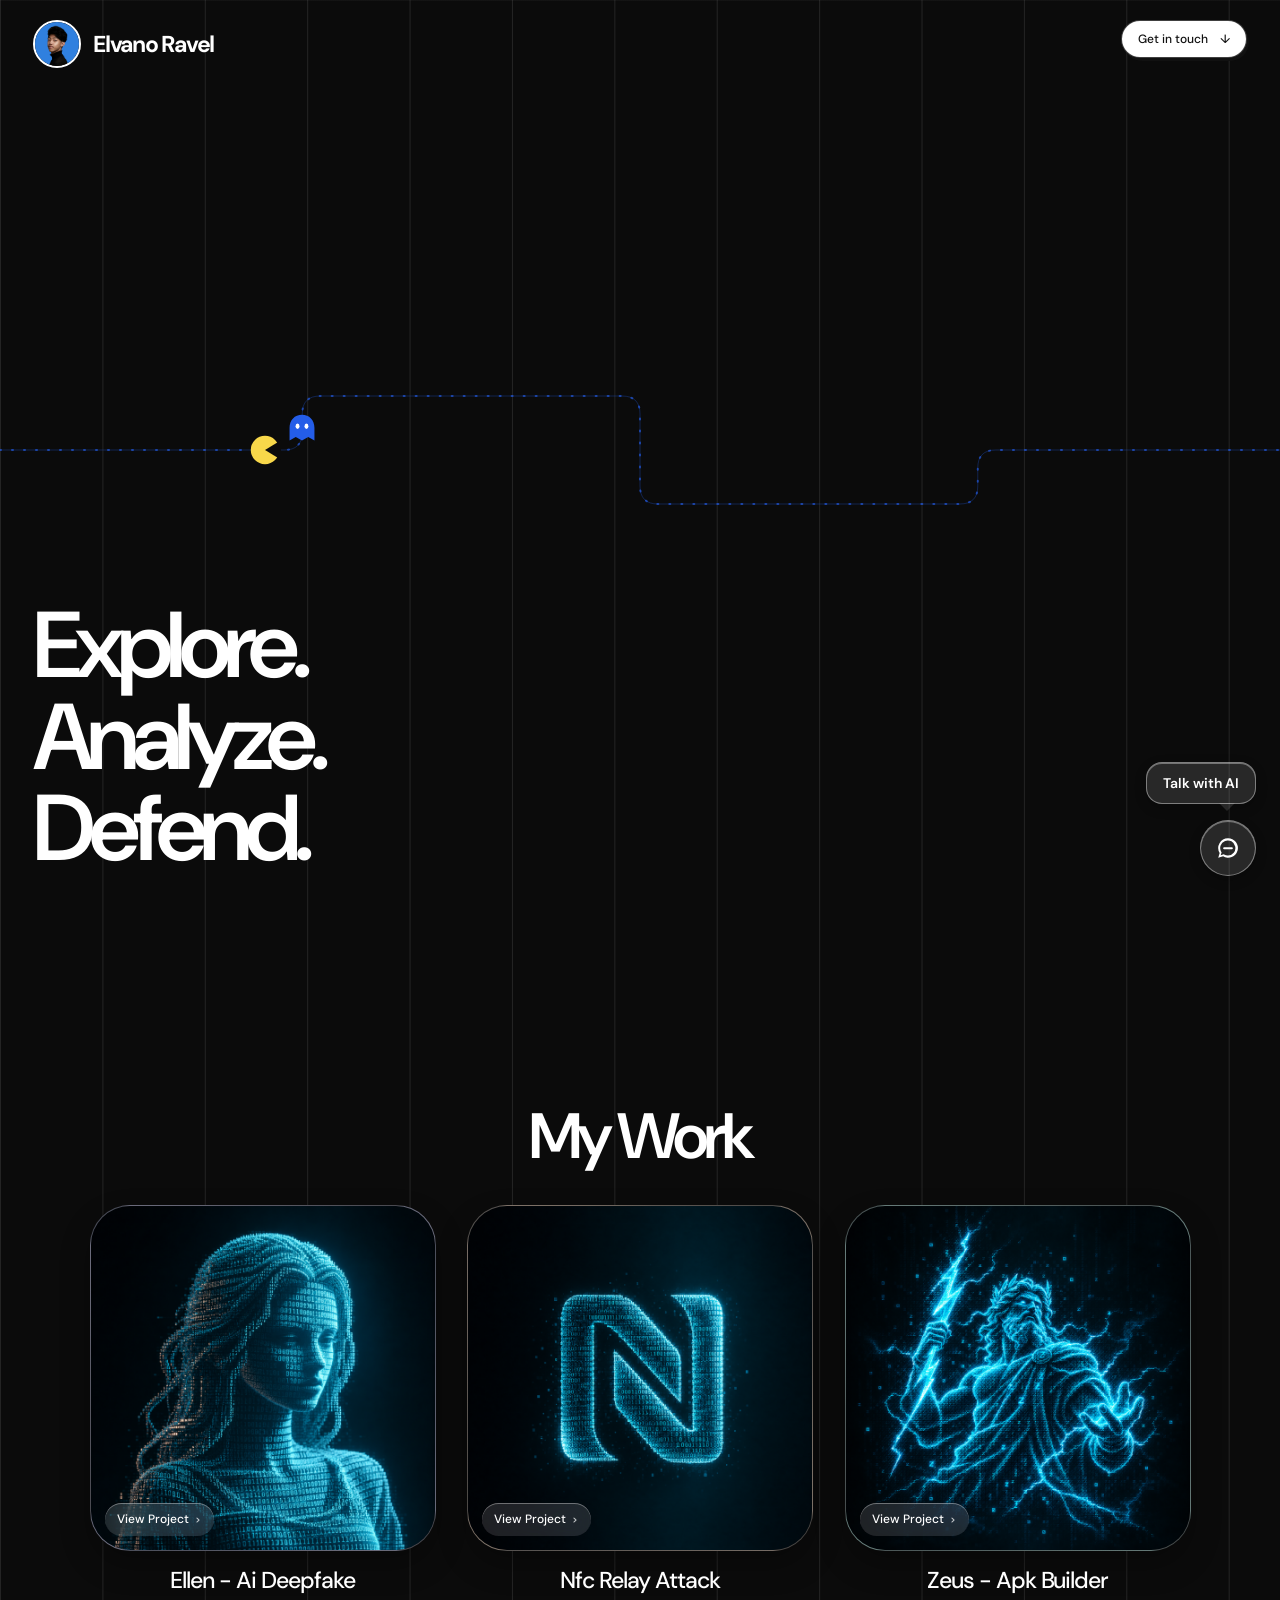
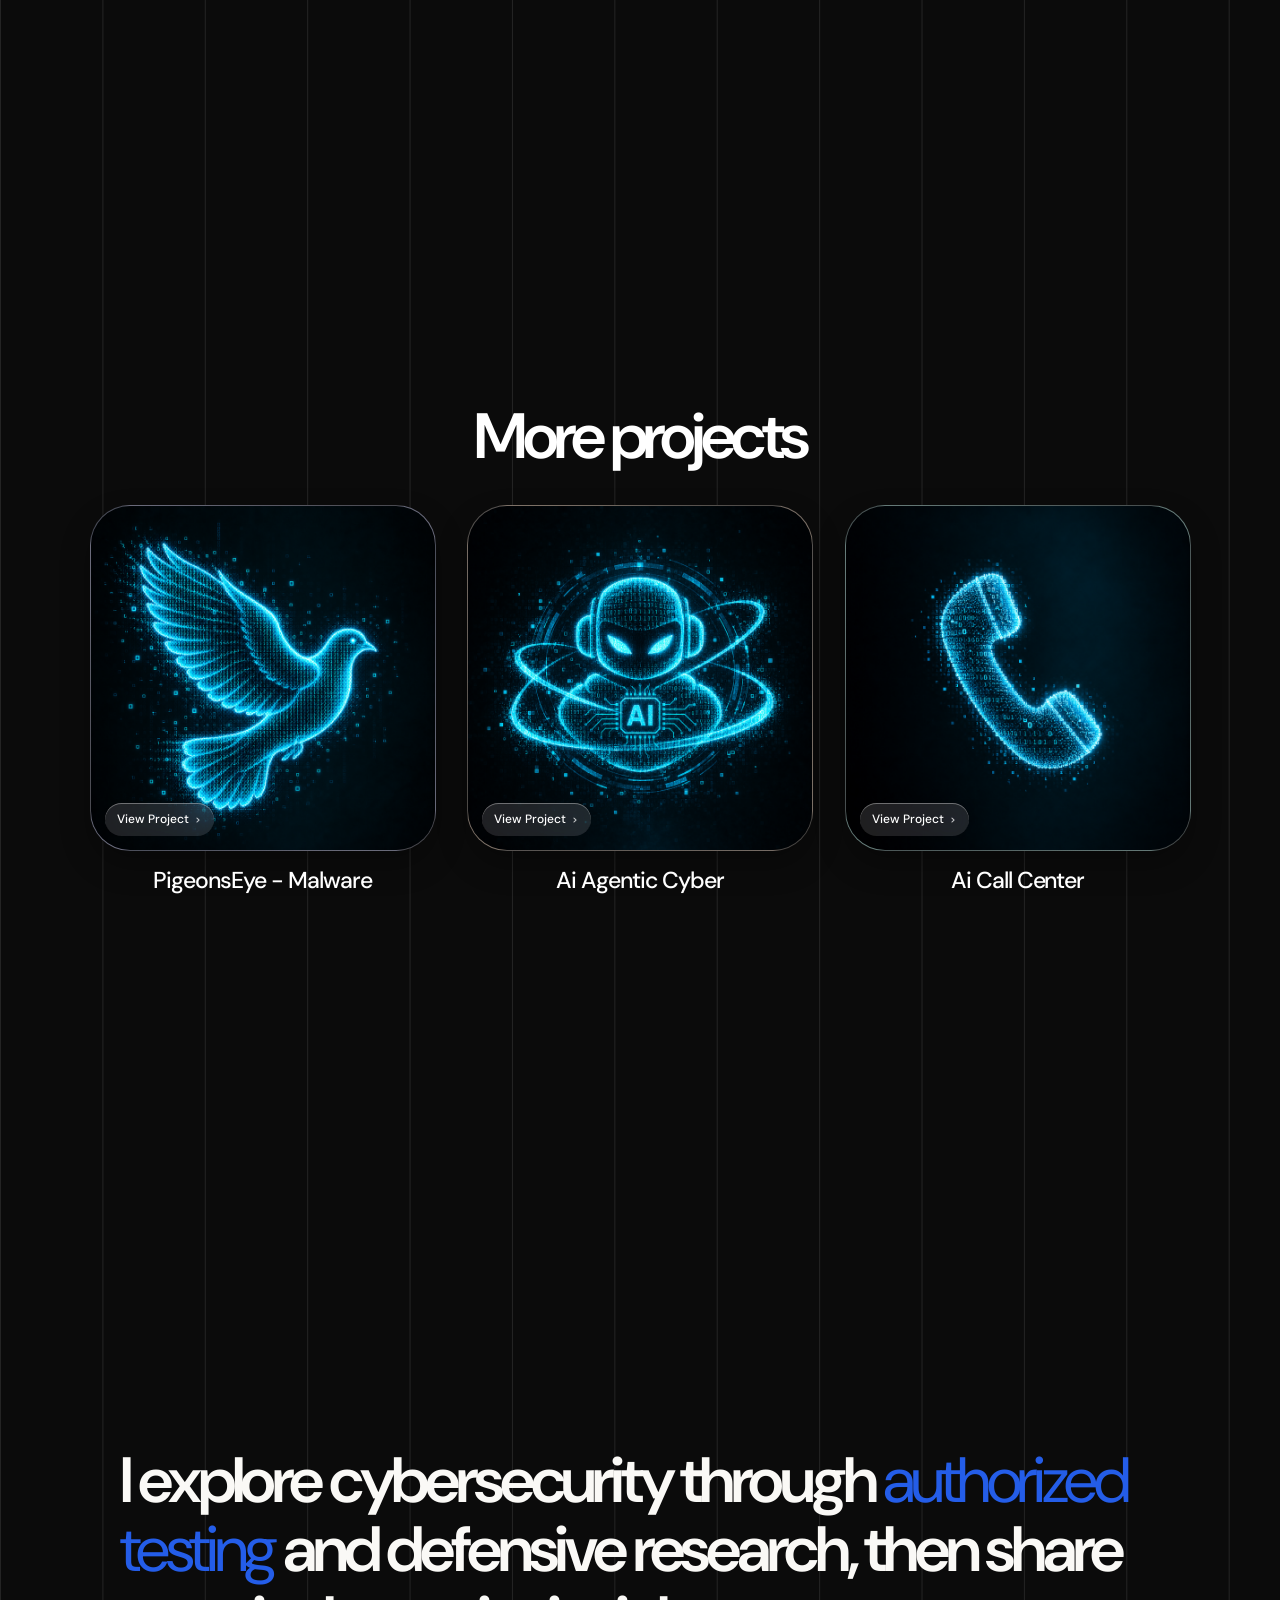
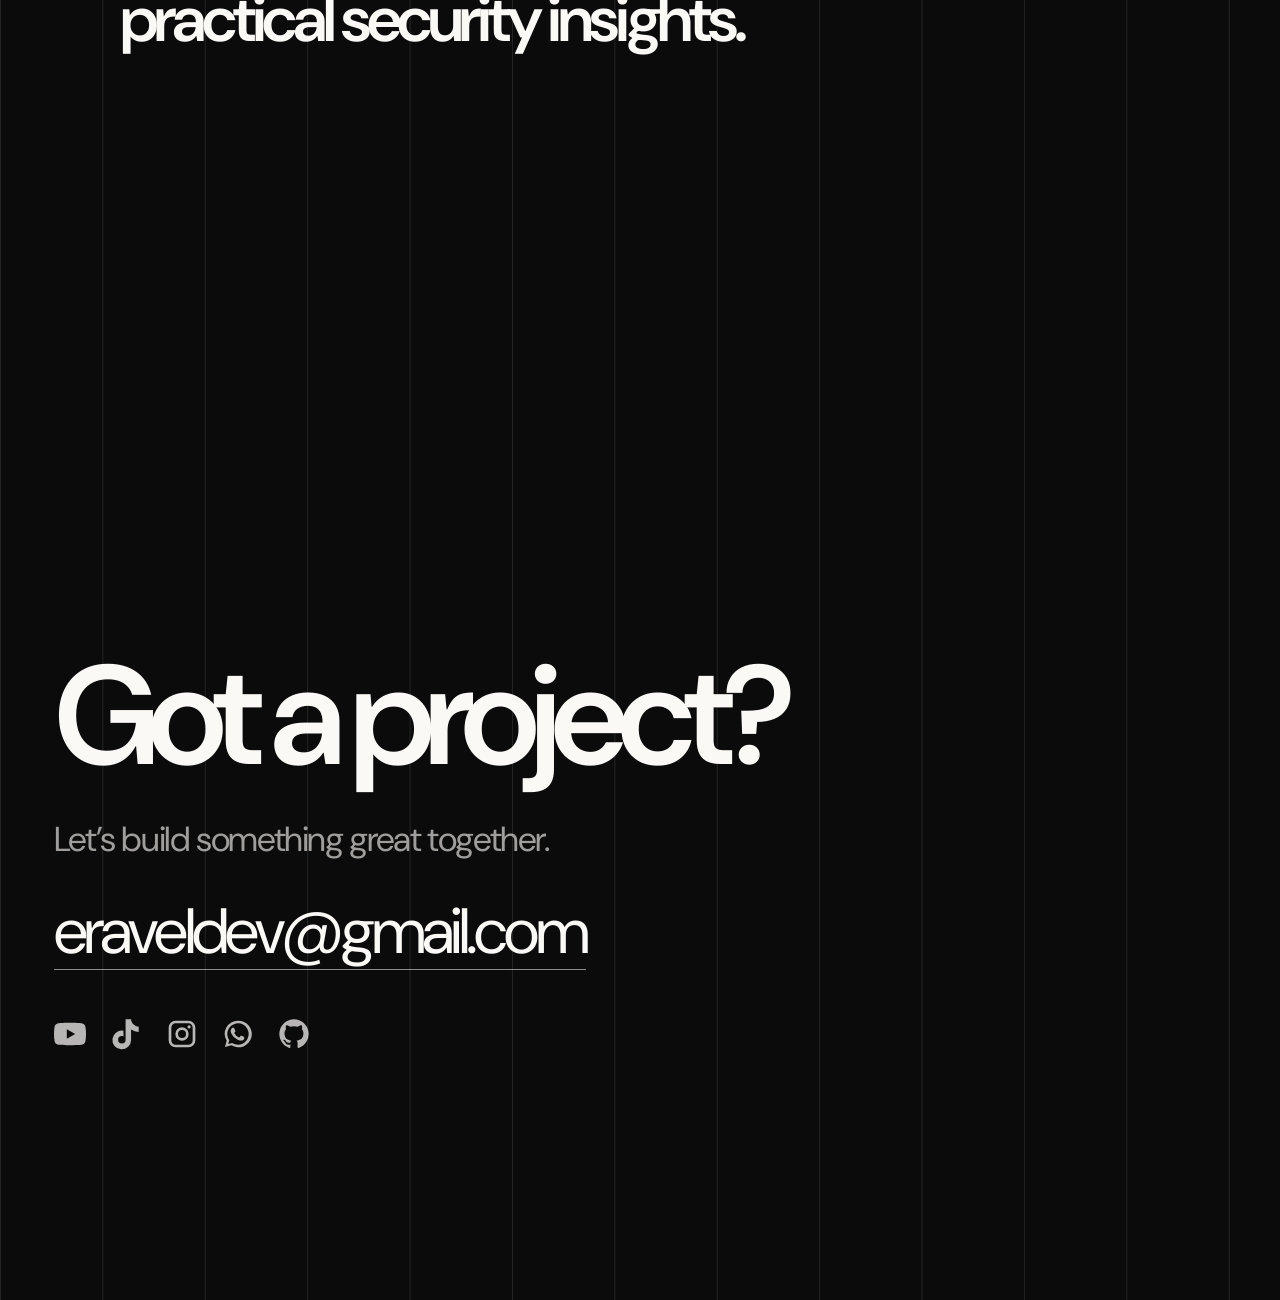
<file: index.html>
<!doctype html>
<html lang="en">
  <head>
    <meta charset="UTF-8" />
    <meta name="viewport" content="width=device-width, initial-scale=1.0" />
    <title>ElvanoRavel</title>
    <link rel="preconnect" href="https://fonts.googleapis.com" />
    <link rel="preconnect" href="https://fonts.gstatic.com" crossorigin />
    <link
      href="https://fonts.googleapis.com/css2?family=DM+Sans:wght@400;500;600;700&display=swap"
      rel="stylesheet"
    />
    <link rel="stylesheet" href="css/base.css" />
    <link rel="stylesheet" href="css/components.css" />
    <link rel="stylesheet" href="css/sections.css" />
    <link rel="stylesheet" href="css/animations.css" />
    <link rel="stylesheet" href="css/responsive.css" />
  </head>
  <body>
    <main>
      <section class="hero" aria-labelledby="hero-title" data-chat-theme="blue">
        <header class="site-header">
          <div class="identity">
            <img class="profile-photo" src="assets/profile.png" alt="Elvano Ravel" />
            <div class="wordmark">
              <strong>Elvano Ravel</strong>
            </div>
          </div>
          <a class="contact-link" href="#contact-title">Get in touch <span aria-hidden="true">↓</span></a>
        </header>

        <div class="arcade-chase" aria-hidden="true">
          <svg class="arcade-chase__map" viewBox="0 0 720 180" preserveAspectRatio="none" role="presentation">
            <path class="arcade-chase__track" d="M0 90H152Q170 90 170 72V54Q170 36 188 36H342Q360 36 360 54V126Q360 144 378 144H532Q550 144 550 126V108Q550 90 568 90H720" />
            <path class="arcade-chase__pellets" d="M0 90H152Q170 90 170 72V54Q170 36 188 36H342Q360 36 360 54V126Q360 144 378 144H532Q550 144 550 126V108Q550 90 568 90H720" />
          </svg>
          <svg class="arcade-chase__actor arcade-chase__runner" viewBox="0 0 36 36">
            <path d="M18 3C9.7 3 4 9.1 4 17.8V32l7-4 7 4 7-4 7 4V17.8C32 9.1 26.3 3 18 3Z" fill="#245de8" />
            <ellipse cx="13" cy="16" rx="2.2" ry="3" fill="#fff" />
            <ellipse cx="23" cy="16" rx="2.2" ry="3" fill="#fff" />
          </svg>
          <svg class="arcade-chase__actor arcade-chase__chomper" viewBox="0 0 36 36">
            <circle cx="18" cy="18" r="16" fill="#f8d84a" />
            <path class="arcade-chase__mouth" d="M18 18 36 7 36 29Z" fill="#0b0b0b" />
          </svg>
        </div>

        <div class="hero-copy">
          <h1 id="hero-title">
            <span class="hero-line"><span>Explore.</span></span>
            <span class="hero-line"><span>Analyze.</span></span>
            <span class="hero-line"><span>Defend.</span></span>
          </h1>
        </div>
      </section>

      <section class="my-work" aria-labelledby="work-title">
        <h2 class="work-title" id="work-title" data-reveal>My Work</h2>
        <div class="project-grid">
          <article class="project-card" data-reveal>
            <div class="project-image has-photo">
              <img src="assets/project-01.png" alt="Potret hologram digital wanita berbasis biner" />
              <a class="project-link" href="projects/ellen-ai-deepfake.html">
                View Project <span aria-hidden="true">&gt;</span>
              </a>
            </div>
            <h3>Ellen - Ai Deepfake</h3>
          </article>
          <article class="project-card" data-reveal>
            <div class="project-image has-photo">
              <img src="assets/project-03.png" alt="Logo N holografis dari kode biner bercahaya biru" />
              <a class="project-link" href="projects/nfc-relay-attack.html">
                View Project <span aria-hidden="true">&gt;</span>
              </a>
            </div>
            <h3>Nfc Relay Attack</h3>
          </article>
          <article class="project-card" data-reveal>
            <div class="project-image has-photo">
              <img src="assets/project-06.png" alt="Zeus holografis dengan petir digital bercahaya biru" />
              <a class="project-link" href="projects/zeus-apk-builder.html">
                View Project <span aria-hidden="true">&gt;</span>
              </a>
            </div>
            <h3>Zeus - Apk Builder</h3>
          </article>
        </div>
      </section>

      <section class="my-work-continuation" aria-labelledby="work-continuation-title">
        <h2 class="work-title" id="work-continuation-title" data-reveal>More projects</h2>
        <div class="project-grid">
          <article class="project-card" data-reveal>
            <div class="project-image has-photo">
              <img src="assets/project-04.png" alt="Merpati holografik dari kode biner bercahaya biru" />
              <a class="project-link" href="projects/pigeonseye-malware.html">
                View Project <span aria-hidden="true">&gt;</span>
              </a>
            </div>
            <h3>PigeonsEye - Malware</h3>
          </article>
          <article class="project-card" data-reveal>
            <div class="project-image has-photo">
              <img src="assets/project-05.png" alt="Agen AI sibernetik bercahaya biru dari kode biner" />
              <a class="project-link" href="projects/ai-agentic-cyber.html">
                View Project <span aria-hidden="true">&gt;</span>
              </a>
            </div>
            <h3>Ai Agentic Cyber</h3>
          </article>
          <article class="project-card" data-reveal>
            <div class="project-image has-photo">
              <img src="assets/project-02.png" alt="Gagang telepon holografik dari kode biner bercahaya biru" />
              <a class="project-link" href="projects/ai-call-center.html">
                View Project <span aria-hidden="true">&gt;</span>
              </a>
            </div>
            <h3>Ai Call Center</h3>
          </article>
        </div>
      </section>

      <section class="about" aria-label="About Elvano" data-chat-theme="white">
        <p data-reveal>
          I explore cybersecurity through
          <span class="scroll-fill-accent">authorized testing          </span> and defensive research, then share practical security insights.
        </p>
      </section>

      <section class="contact" aria-labelledby="contact-title" data-chat-theme="black">
        <div class="contact-copy">
          <h2 id="contact-title" data-reveal>Got a project?</h2>
          <p data-reveal>Let’s build something great together.</p>
          <a class="email-link" data-reveal href="mailto:eraveldev@gmail.com">eraveldev@gmail.com</a>
          <ul class="social-icons" aria-label="Social media" data-reveal>
            <li>
              <a href="https://youtube.com/@elvanoravel?si=dwqucn1NOBsUn6D-">
                <svg viewBox="0 0 24 24" aria-hidden="true">
                  <path d="M23.5 6.2a3 3 0 0 0-2.1-2.1C19.5 3.6 12 3.6 12 3.6s-7.5 0-9.4.5A3 3 0 0 0 .5 6.2 31 31 0 0 0 0 12a31 31 0 0 0 .5 5.8 3 3 0 0 0 2.1 2.1c1.9.5 9.4.5 9.4.5s7.5 0 9.4-.5a3 3 0 0 0 2.1-2.1A31 31 0 0 0 24 12a31 31 0 0 0-.5-5.8ZM9.6 15.6V8.4l6.3 3.6-6.3 3.6Z" />
                </svg>
                <span class="visually-hidden">YouTube</span>
              </a>
            </li>
            <li>
              <a href="https://www.tiktok.com/@elvan.dev?_r=1&amp;_t=ZS-9B7XVlkFUmX">
                <svg viewBox="0 0 24 24" aria-hidden="true">
                  <path d="M19.6 6.1a5.7 5.7 0 0 1-3.5-3.5 6.5 6.5 0 0 1-.3-1.6h-4.1v15.3a2.8 2.8 0 1 1-2.8-2.8c.4 0 .8.1 1.2.3V9.6a7 7 0 1 0 5.7 6.9V8.7a9.8 9.8 0 0 0 5.7 1.8V6.4c-.7 0-1.3-.1-1.9-.3Z" />
                </svg>
                <span class="visually-hidden">TikTok</span>
              </a>
            </li>
            <li>
              <a href="https://www.instagram.com/elvanoravel?exln=MTd2YnZmemU4eDFibg==">
                <svg viewBox="0 0 24 24" aria-hidden="true">
                  <path d="M7.2 2h9.6A5.2 5.2 0 0 1 22 7.2v9.6a5.2 5.2 0 0 1-5.2 5.2H7.2A5.2 5.2 0 0 1 2 16.8V7.2A5.2 5.2 0 0 1 7.2 2Zm0 2A3.2 3.2 0 0 0 4 7.2v9.6A3.2 3.2 0 0 0 7.2 20h9.6a3.2 3.2 0 0 0 3.2-3.2V7.2A3.2 3.2 0 0 0 16.8 4H7.2Zm4.8 3a5 5 0 1 1 0 10 5 5 0 0 1 0-10Zm0 2a3 3 0 1 0 0 6 3 3 0 0 0 0-6Zm5.3-3.5a1.2 1.2 0 1 1 0 2.4 1.2 1.2 0 0 1 0-2.4Z" />
                </svg>
                <span class="visually-hidden">Instagram</span>
              </a>
            </li>
            <li>
              <a href="https://wa.me/6287867738173">
                <svg viewBox="0 0 24 24" aria-hidden="true">
                  <path d="M12 2a9.9 9.9 0 0 0-8.5 15l-1.3 4.8 4.9-1.3A10 10 0 1 0 12 2Zm0 18a8 8 0 0 1-4.1-1.1l-.3-.2-2.9.8.8-2.8-.2-.3A8 8 0 1 1 12 20Zm4.4-5.9c-.2-.1-1.5-.8-1.7-.8s-.4-.1-.6.1-.7.8-.8 1c-.2.2-.3.2-.6.1a6.7 6.7 0 0 1-2-1.2 7.4 7.4 0 0 1-1.4-1.8c-.2-.3 0-.4.1-.6l.4-.4.2-.4v-.5l-.8-1.8c-.2-.5-.4-.4-.6-.4h-.5c-.2 0-.5.1-.7.3-.2.3-.9.9-.9 2.1s.9 2.4 1 2.6c.1.2 1.8 2.8 4.4 3.9.6.3 1.1.4 1.4.5.6.2 1.2.2 1.6.1.5-.1 1.5-.6 1.7-1.2.2-.6.2-1.1.1-1.2-.1-.1-.3-.2-.5-.3Z" />
                </svg>
                <span class="visually-hidden">WhatsApp</span>
              </a>
            </li>
            <li>
              <a href="https://github.com/ElvanoRavel">
                <svg viewBox="0 0 24 24" aria-hidden="true">
                  <path d="M12 .9a11.1 11.1 0 0 0-3.5 21.6c.55.1.76-.24.76-.53v-2.02c-3.1.68-3.76-1.32-3.76-1.32-.5-1.3-1.24-1.65-1.24-1.65-1.01-.7.08-.69.08-.69 1.12.08 1.7 1.15 1.7 1.15.99 1.7 2.6 1.2 3.23.91.1-.72.39-1.2.7-1.48-2.48-.28-5.09-1.24-5.09-5.52 0-1.22.44-2.22 1.15-3-.12-.28-.5-1.42.11-2.96 0 0 .94-.3 3.05 1.15a10.6 10.6 0 0 1 5.55 0c2.12-1.44 3.05-1.15 3.05-1.15.61 1.54.23 2.68.11 2.96.72.78 1.15 1.78 1.15 3 0 4.29-2.61 5.23-5.1 5.5.4.35.75 1.03.75 2.08v3.04c0 .3.2.64.77.53A11.1 11.1 0 0 0 12 .9Z" />
                </svg>
                <span class="visually-hidden">GitHub</span>
              </a>
            </li>
          </ul>
        </div>
        <p class="copyright" data-reveal>© 2026 Elvano Ravel</p>
      </section>
    </main>
    <div class="chat-widget">
      <span class="chat-label">Talk with AI</span>
      <button
        class="chat-bubble"
        type="button"
        aria-label="Talk with AI"
        aria-haspopup="dialog"
        aria-controls="talk-dialog"
      >
        <svg viewBox="0 0 24 24" aria-hidden="true">
          <path d="M12 3a9 9 0 0 0-7.7 13.65L3 21l4.5-1.3A9 9 0 1 0 12 3Zm0 16a7 7 0 0 1-3.6-1l-.4-.2-2.7.8.8-2.6-.3-.4A7 7 0 1 1 12 19Zm-3.5-7.8a1 1 0 1 0 0 2h7a1 1 0 1 0 0-2h-7Z" />
        </svg>
      </button>
    </div>
    <dialog class="talk-dialog" id="talk-dialog" aria-labelledby="talk-dialog-message">
      <button class="talk-dialog-close" type="button" aria-label="Tutup">×</button>
      <p id="talk-dialog-message" lang="id">Hi, terimakasih sudah mengunjungi portfolio saya, fitur talk with ai akan segera hadir ya!</p>
    </dialog>
    <script src="js/main.js" defer></script>
  </body>
</html>
</file>
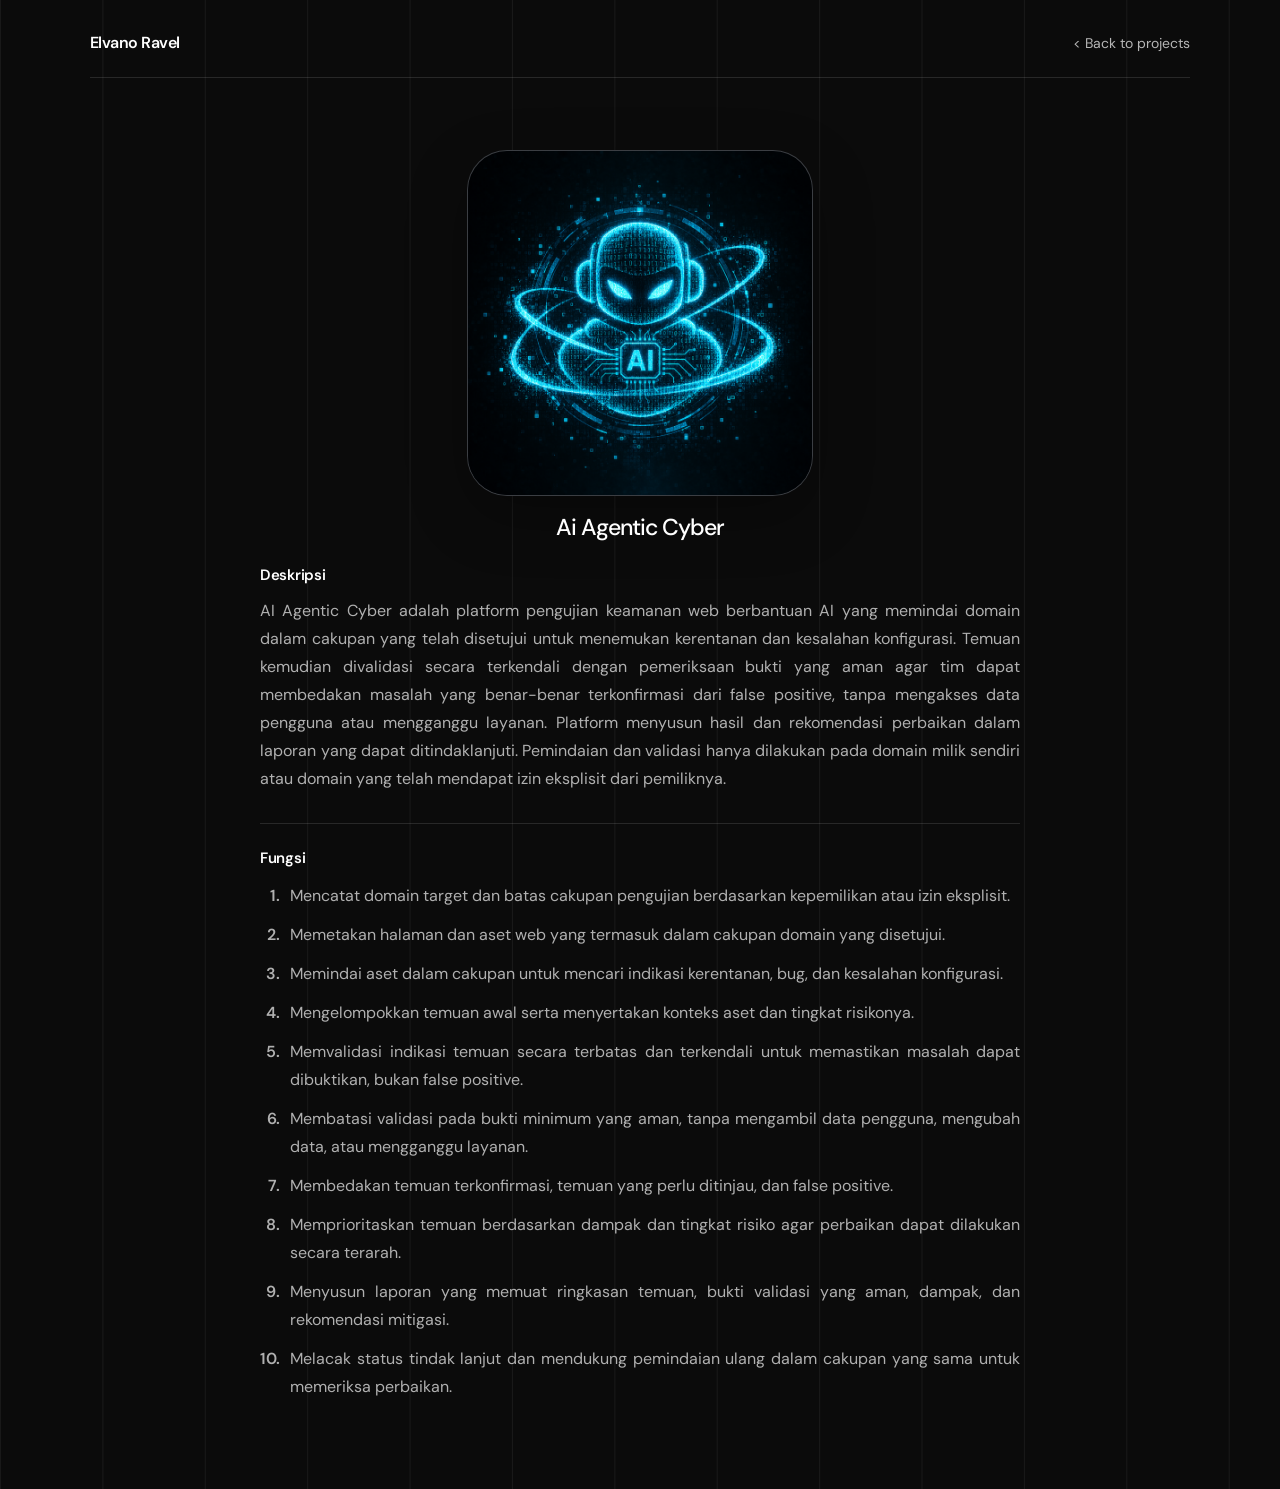
<file: projects/ai-agentic-cyber.html>
<!doctype html>
<html lang="en">
  <head>
    <meta charset="UTF-8" />
    <meta name="viewport" content="width=device-width, initial-scale=1.0" />
    <meta name="theme-color" content="#0b0b0b" />
    <title>ElvanoRavel</title>
    <link rel="preconnect" href="https://fonts.googleapis.com" />
    <link rel="preconnect" href="https://fonts.gstatic.com" crossorigin />
    <link href="https://fonts.googleapis.com/css2?family=DM+Sans:wght@400;500;600;700&display=swap" rel="stylesheet" />
    <link rel="stylesheet" href="../css/base.css" />
    <link rel="stylesheet" href="../css/project-details.css" />
  </head>
  <body>
    <main class="project-detail">
      <header class="project-detail-header">
        <a class="project-detail-brand" href="../index.html">Elvano Ravel</a>
        <a class="project-back-link" href="../index.html#work-continuation-title">&lt; Back to projects</a>
      </header>
      <article class="project-detail-content">
        <div class="project-detail-image">
          <img src="../assets/project-05.png" alt="Holographic AI agent for Ai Agentic Cyber" />
        </div>
        <div class="project-detail-copy">
          <h1 class="project-detail-title">Ai Agentic Cyber</h1>
          <section class="project-detail-section" aria-labelledby="project-description-title">
            <h2 class="project-detail-label" id="project-description-title">Deskripsi</h2>
            <p class="project-detail-description">
              AI Agentic Cyber adalah platform pengujian keamanan web berbantuan AI yang memindai domain dalam cakupan yang telah disetujui untuk menemukan kerentanan dan kesalahan konfigurasi. Temuan kemudian divalidasi secara terkendali dengan pemeriksaan bukti yang aman agar tim dapat membedakan masalah yang benar-benar terkonfirmasi dari false positive, tanpa mengakses data pengguna atau mengganggu layanan. Platform menyusun hasil dan rekomendasi perbaikan dalam laporan yang dapat ditindaklanjuti. Pemindaian dan validasi hanya dilakukan pada domain milik sendiri atau domain yang telah mendapat izin eksplisit dari pemiliknya.
            </p>
          </section>
          <section class="project-detail-section" aria-labelledby="project-function-title">
            <h2 class="project-detail-label" id="project-function-title">Fungsi</h2>
            <ol class="project-detail-functions">
              <li>Mencatat domain target dan batas cakupan pengujian berdasarkan kepemilikan atau izin eksplisit.</li>
              <li>Memetakan halaman dan aset web yang termasuk dalam cakupan domain yang disetujui.</li>
              <li>Memindai aset dalam cakupan untuk mencari indikasi kerentanan, bug, dan kesalahan konfigurasi.</li>
              <li>Mengelompokkan temuan awal serta menyertakan konteks aset dan tingkat risikonya.</li>
              <li>Memvalidasi indikasi temuan secara terbatas dan terkendali untuk memastikan masalah dapat dibuktikan, bukan false positive.</li>
              <li>Membatasi validasi pada bukti minimum yang aman, tanpa mengambil data pengguna, mengubah data, atau mengganggu layanan.</li>
              <li>Membedakan temuan terkonfirmasi, temuan yang perlu ditinjau, dan false positive.</li>
              <li>Memprioritaskan temuan berdasarkan dampak dan tingkat risiko agar perbaikan dapat dilakukan secara terarah.</li>
              <li>Menyusun laporan yang memuat ringkasan temuan, bukti validasi yang aman, dampak, dan rekomendasi mitigasi.</li>
              <li>Melacak status tindak lanjut dan mendukung pemindaian ulang dalam cakupan yang sama untuk memeriksa perbaikan.</li>
            </ol>
          </section>
        </div>
      </article>
    </main>
    <script src="../js/main.js" defer></script>
  </body>
</html>
</file>
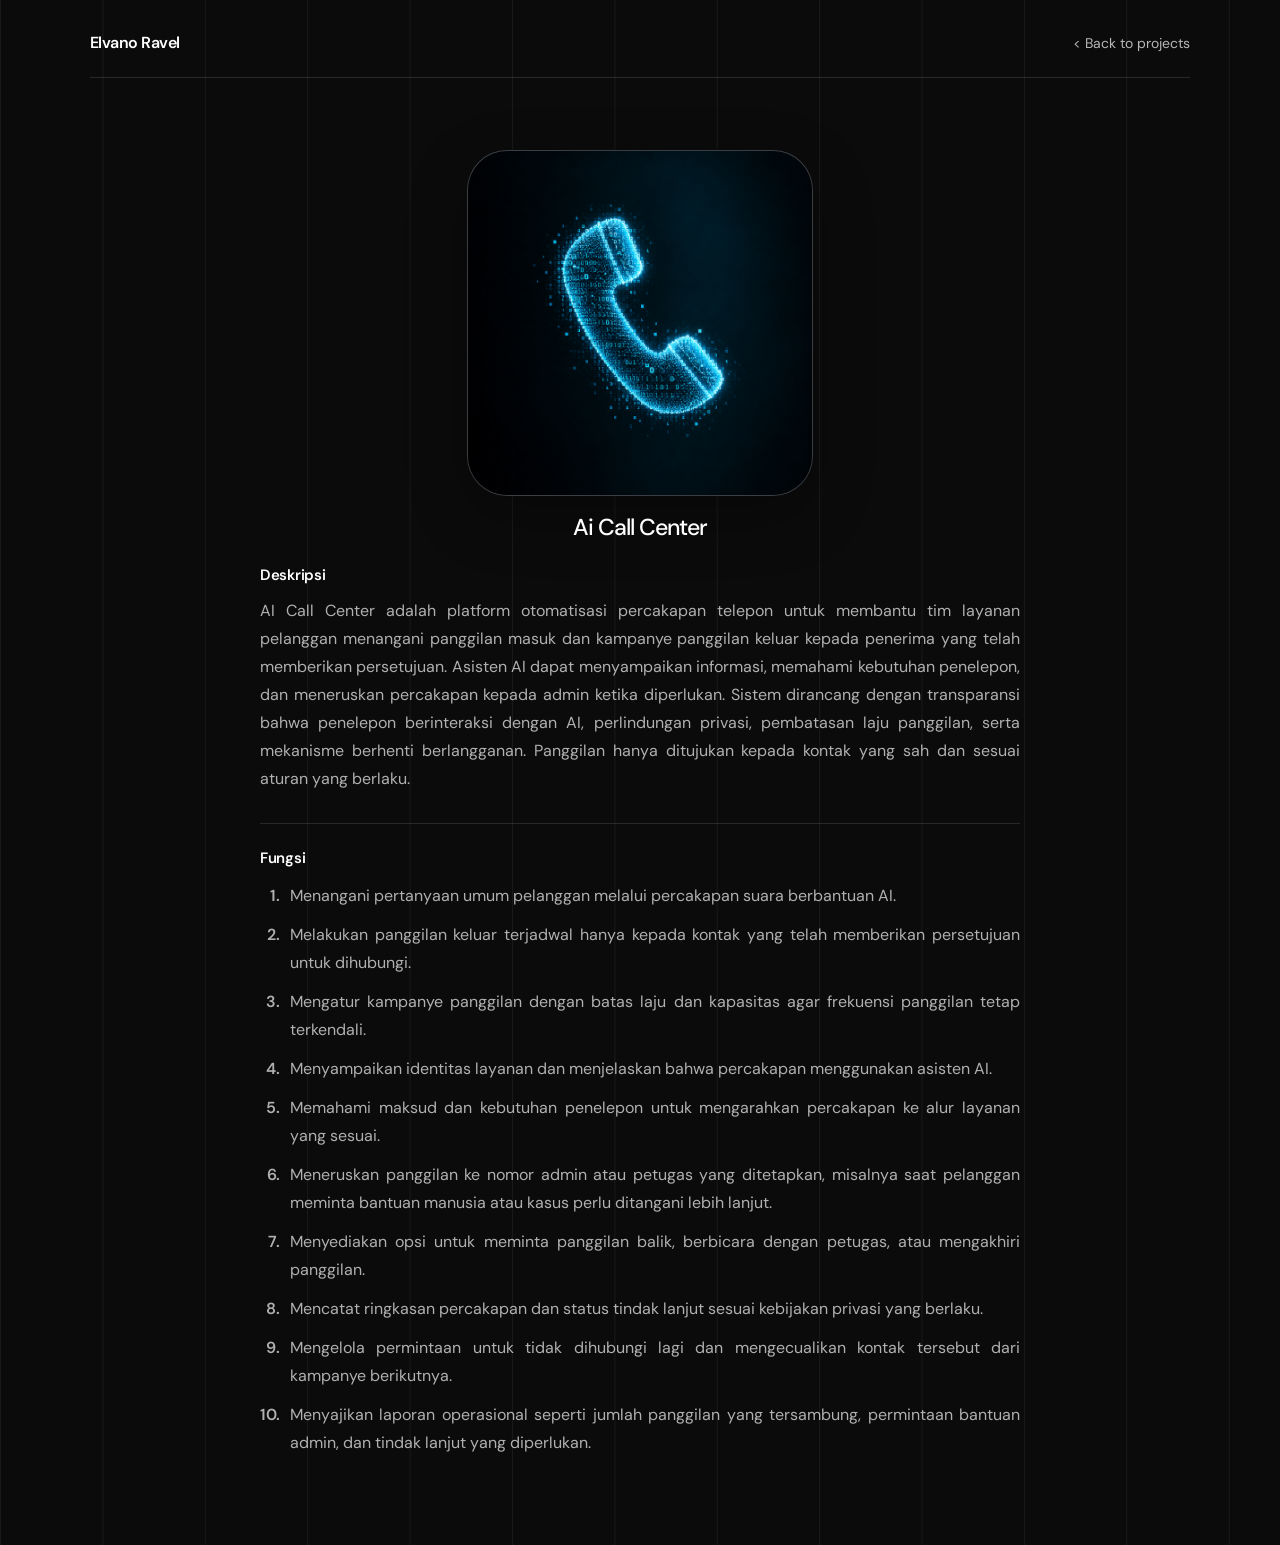
<file: projects/ai-call-center.html>
<!doctype html>
<html lang="en">
  <head>
    <meta charset="UTF-8" />
    <meta name="viewport" content="width=device-width, initial-scale=1.0" />
    <meta name="theme-color" content="#0b0b0b" />
    <title>ElvanoRavel</title>
    <link rel="preconnect" href="https://fonts.googleapis.com" />
    <link rel="preconnect" href="https://fonts.gstatic.com" crossorigin />
    <link href="https://fonts.googleapis.com/css2?family=DM+Sans:wght@400;500;600;700&display=swap" rel="stylesheet" />
    <link rel="stylesheet" href="../css/base.css" />
    <link rel="stylesheet" href="../css/project-details.css" />
  </head>
  <body>
    <main class="project-detail">
      <header class="project-detail-header">
        <a class="project-detail-brand" href="../index.html">Elvano Ravel</a>
        <a class="project-back-link" href="../index.html#work-continuation-title">&lt; Back to projects</a>
      </header>
      <article class="project-detail-content">
        <div class="project-detail-image">
          <img src="../assets/project-02.png" alt="Holographic phone symbol for Ai Call Center" />
        </div>
        <div class="project-detail-copy">
          <h1 class="project-detail-title">Ai Call Center</h1>
          <section class="project-detail-section" aria-labelledby="project-description-title">
            <h2 class="project-detail-label" id="project-description-title">Deskripsi</h2>
            <p class="project-detail-description">
              AI Call Center adalah platform otomatisasi percakapan telepon untuk membantu tim layanan pelanggan menangani panggilan masuk dan kampanye panggilan keluar kepada penerima yang telah memberikan persetujuan. Asisten AI dapat menyampaikan informasi, memahami kebutuhan penelepon, dan meneruskan percakapan kepada admin ketika diperlukan. Sistem dirancang dengan transparansi bahwa penelepon berinteraksi dengan AI, perlindungan privasi, pembatasan laju panggilan, serta mekanisme berhenti berlangganan. Panggilan hanya ditujukan kepada kontak yang sah dan sesuai aturan yang berlaku.
            </p>
          </section>
          <section class="project-detail-section" aria-labelledby="project-function-title">
            <h2 class="project-detail-label" id="project-function-title">Fungsi</h2>
            <ol class="project-detail-functions">
              <li>Menangani pertanyaan umum pelanggan melalui percakapan suara berbantuan AI.</li>
              <li>Melakukan panggilan keluar terjadwal hanya kepada kontak yang telah memberikan persetujuan untuk dihubungi.</li>
              <li>Mengatur kampanye panggilan dengan batas laju dan kapasitas agar frekuensi panggilan tetap terkendali.</li>
              <li>Menyampaikan identitas layanan dan menjelaskan bahwa percakapan menggunakan asisten AI.</li>
              <li>Memahami maksud dan kebutuhan penelepon untuk mengarahkan percakapan ke alur layanan yang sesuai.</li>
              <li>Meneruskan panggilan ke nomor admin atau petugas yang ditetapkan, misalnya saat pelanggan meminta bantuan manusia atau kasus perlu ditangani lebih lanjut.</li>
              <li>Menyediakan opsi untuk meminta panggilan balik, berbicara dengan petugas, atau mengakhiri panggilan.</li>
              <li>Mencatat ringkasan percakapan dan status tindak lanjut sesuai kebijakan privasi yang berlaku.</li>
              <li>Mengelola permintaan untuk tidak dihubungi lagi dan mengecualikan kontak tersebut dari kampanye berikutnya.</li>
              <li>Menyajikan laporan operasional seperti jumlah panggilan yang tersambung, permintaan bantuan admin, dan tindak lanjut yang diperlukan.</li>
            </ol>
          </section>
        </div>
      </article>
    </main>
    <script src="../js/main.js" defer></script>
  </body>
</html>
</file>
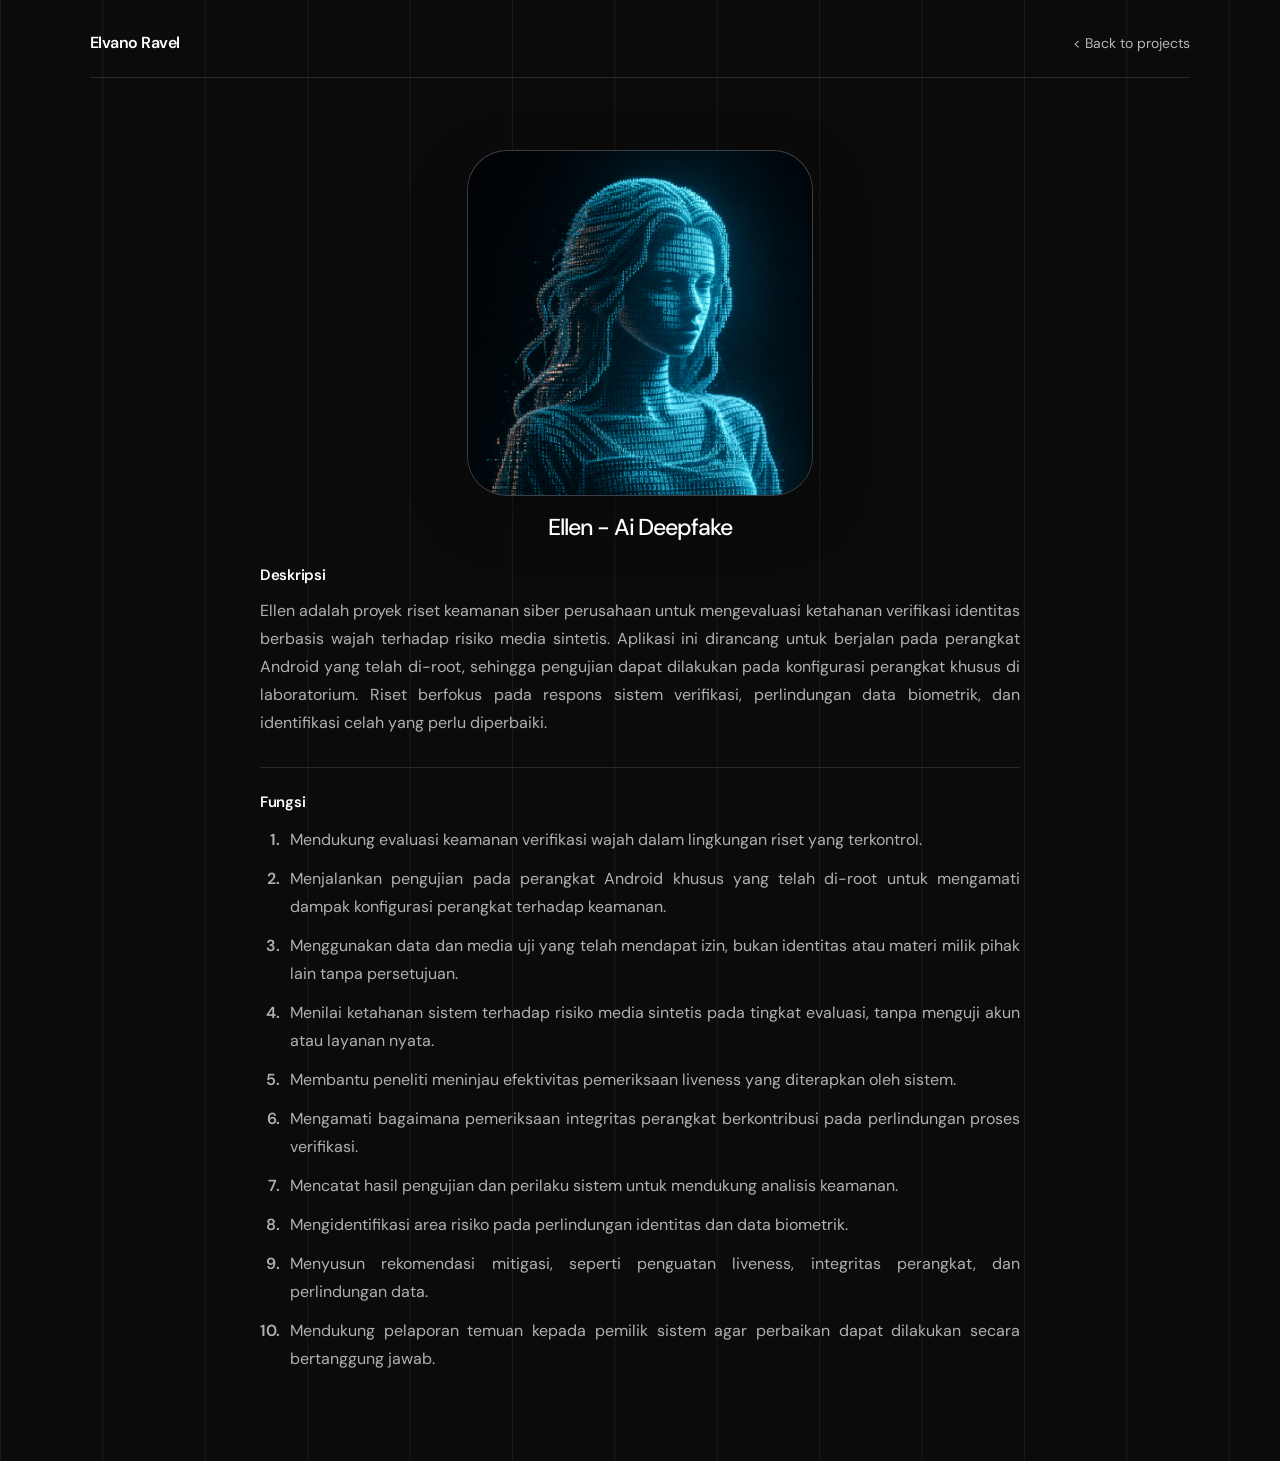
<file: projects/ellen-ai-deepfake.html>
<!doctype html>
<html lang="en">
  <head>
    <meta charset="UTF-8" />
    <meta name="viewport" content="width=device-width, initial-scale=1.0" />
    <meta name="theme-color" content="#0b0b0b" />
    <title>ElvanoRavel</title>
    <link rel="preconnect" href="https://fonts.googleapis.com" />
    <link rel="preconnect" href="https://fonts.gstatic.com" crossorigin />
    <link href="https://fonts.googleapis.com/css2?family=DM+Sans:wght@400;500;600;700&display=swap" rel="stylesheet" />
    <link rel="stylesheet" href="../css/base.css" />
    <link rel="stylesheet" href="../css/project-details.css" />
  </head>
  <body>
    <main class="project-detail">
      <header class="project-detail-header">
        <a class="project-detail-brand" href="../index.html">Elvano Ravel</a>
        <a class="project-back-link" href="../index.html#work-title">&lt; Back to projects</a>
      </header>
      <article class="project-detail-content">
        <div class="project-detail-image">
          <img src="../assets/project-01.png" alt="Digital holographic portrait for Ellen - Ai Deepfake" />
        </div>
        <div class="project-detail-copy">
          <h1 class="project-detail-title">Ellen - Ai Deepfake</h1>
          <section class="project-detail-section" aria-labelledby="project-description-title">
            <h2 class="project-detail-label" id="project-description-title">Deskripsi</h2>
            <p class="project-detail-description">
              Ellen adalah proyek riset keamanan siber perusahaan untuk mengevaluasi ketahanan verifikasi identitas berbasis wajah terhadap risiko media sintetis. Aplikasi ini dirancang untuk berjalan pada perangkat Android yang telah di-root, sehingga pengujian dapat dilakukan pada konfigurasi perangkat khusus di laboratorium. Riset berfokus pada respons sistem verifikasi, perlindungan data biometrik, dan identifikasi celah yang perlu diperbaiki.
            </p>
          </section>
          <section class="project-detail-section" aria-labelledby="project-function-title">
            <h2 class="project-detail-label" id="project-function-title">Fungsi</h2>
            <ol class="project-detail-functions">
              <li>Mendukung evaluasi keamanan verifikasi wajah dalam lingkungan riset yang terkontrol.</li>
              <li>Menjalankan pengujian pada perangkat Android khusus yang telah di-root untuk mengamati dampak konfigurasi perangkat terhadap keamanan.</li>
              <li>Menggunakan data dan media uji yang telah mendapat izin, bukan identitas atau materi milik pihak lain tanpa persetujuan.</li>
              <li>Menilai ketahanan sistem terhadap risiko media sintetis pada tingkat evaluasi, tanpa menguji akun atau layanan nyata.</li>
              <li>Membantu peneliti meninjau efektivitas pemeriksaan liveness yang diterapkan oleh sistem.</li>
              <li>Mengamati bagaimana pemeriksaan integritas perangkat berkontribusi pada perlindungan proses verifikasi.</li>
              <li>Mencatat hasil pengujian dan perilaku sistem untuk mendukung analisis keamanan.</li>
              <li>Mengidentifikasi area risiko pada perlindungan identitas dan data biometrik.</li>
              <li>Menyusun rekomendasi mitigasi, seperti penguatan liveness, integritas perangkat, dan perlindungan data.</li>
              <li>Mendukung pelaporan temuan kepada pemilik sistem agar perbaikan dapat dilakukan secara bertanggung jawab.</li>
            </ol>
          </section>
        </div>
      </article>
    </main>
    <script src="../js/main.js" defer></script>
  </body>
</html>
</file>
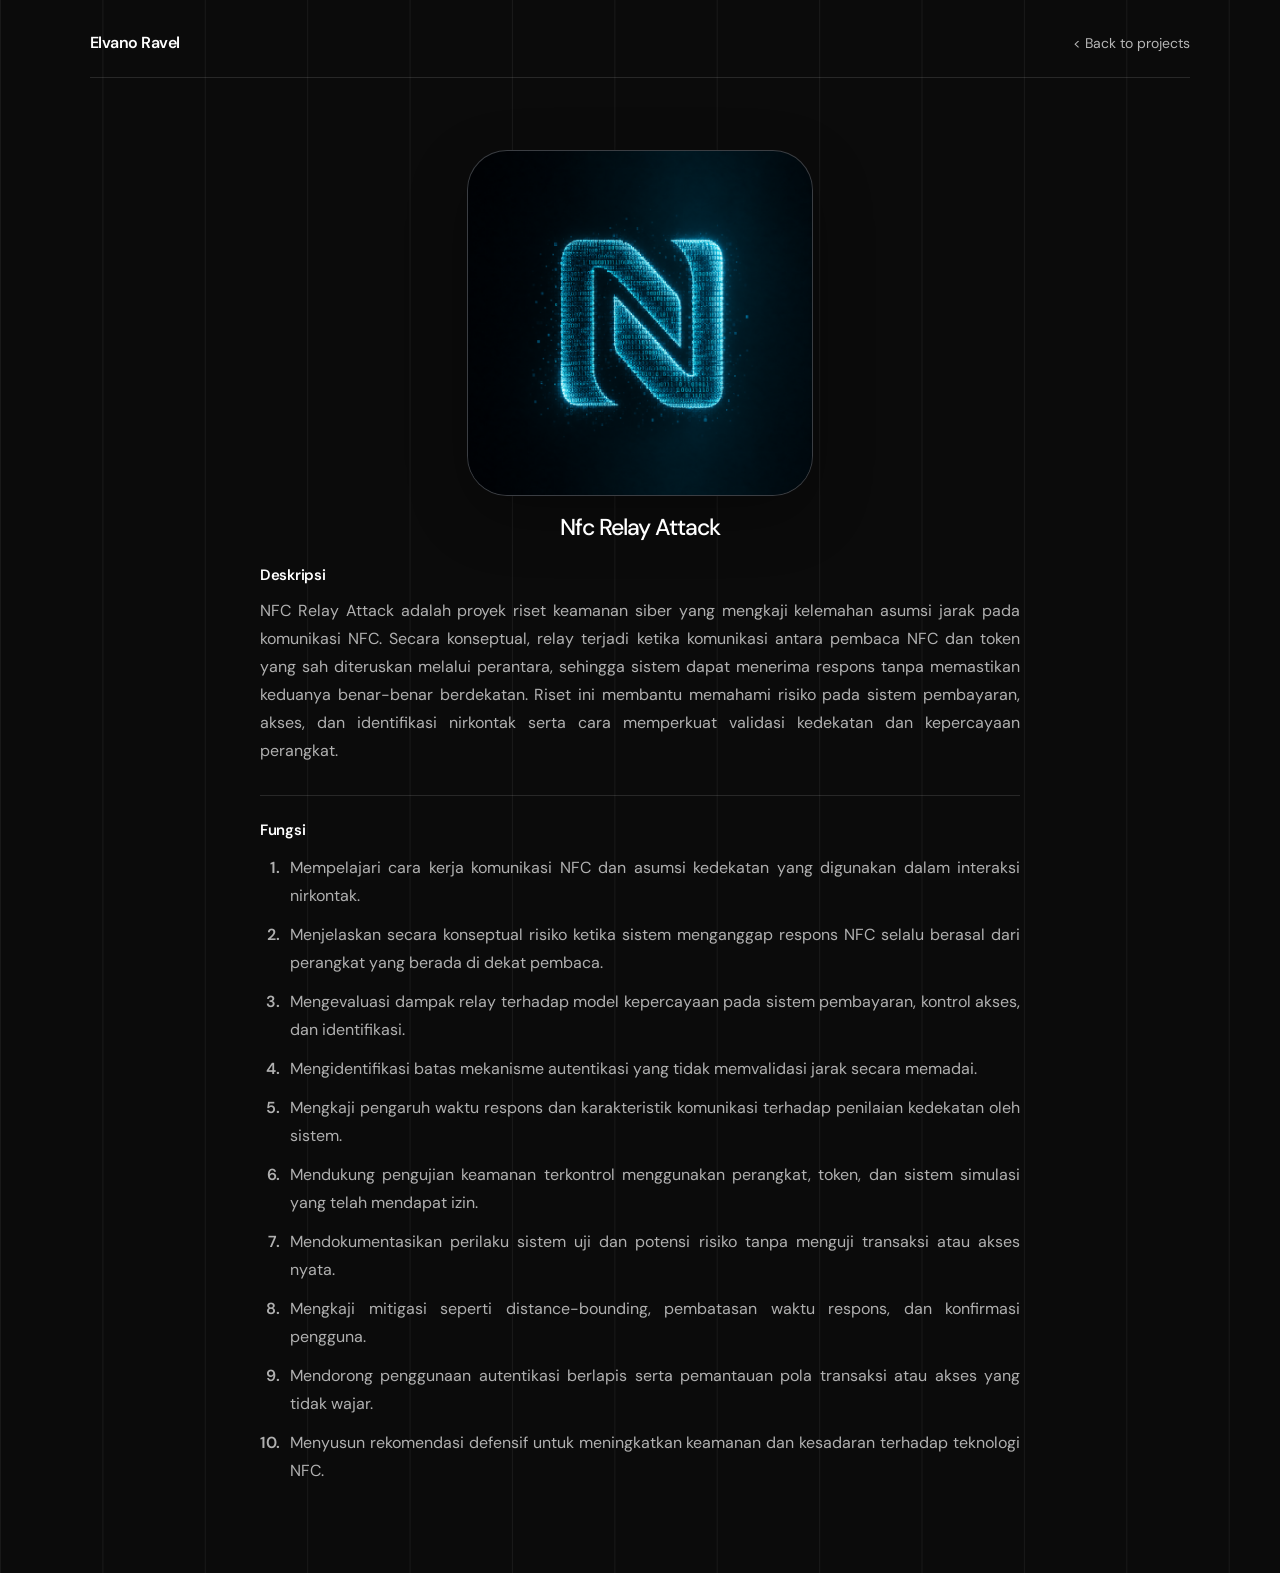
<file: projects/nfc-relay-attack.html>
<!doctype html>
<html lang="en">
  <head>
    <meta charset="UTF-8" />
    <meta name="viewport" content="width=device-width, initial-scale=1.0" />
    <meta name="theme-color" content="#0b0b0b" />
    <title>ElvanoRavel</title>
    <link rel="preconnect" href="https://fonts.googleapis.com" />
    <link rel="preconnect" href="https://fonts.gstatic.com" crossorigin />
    <link href="https://fonts.googleapis.com/css2?family=DM+Sans:wght@400;500;600;700&display=swap" rel="stylesheet" />
    <link rel="stylesheet" href="../css/base.css" />
    <link rel="stylesheet" href="../css/project-details.css" />
  </head>
  <body>
    <main class="project-detail">
      <header class="project-detail-header">
        <a class="project-detail-brand" href="../index.html">Elvano Ravel</a>
        <a class="project-back-link" href="../index.html#work-title">&lt; Back to projects</a>
      </header>
      <article class="project-detail-content">
        <div class="project-detail-image">
          <img src="../assets/project-03.png" alt="Glowing holographic N symbol for Nfc Relay Attack" />
        </div>
        <div class="project-detail-copy">
          <h1 class="project-detail-title">Nfc Relay Attack</h1>
          <section class="project-detail-section" aria-labelledby="project-description-title">
            <h2 class="project-detail-label" id="project-description-title">Deskripsi</h2>
            <p class="project-detail-description">
              NFC Relay Attack adalah proyek riset keamanan siber yang mengkaji kelemahan asumsi jarak pada komunikasi NFC. Secara konseptual, relay terjadi ketika komunikasi antara pembaca NFC dan token yang sah diteruskan melalui perantara, sehingga sistem dapat menerima respons tanpa memastikan keduanya benar-benar berdekatan. Riset ini membantu memahami risiko pada sistem pembayaran, akses, dan identifikasi nirkontak serta cara memperkuat validasi kedekatan dan kepercayaan perangkat.
            </p>
          </section>
          <section class="project-detail-section" aria-labelledby="project-function-title">
            <h2 class="project-detail-label" id="project-function-title">Fungsi</h2>
            <ol class="project-detail-functions">
              <li>Mempelajari cara kerja komunikasi NFC dan asumsi kedekatan yang digunakan dalam interaksi nirkontak.</li>
              <li>Menjelaskan secara konseptual risiko ketika sistem menganggap respons NFC selalu berasal dari perangkat yang berada di dekat pembaca.</li>
              <li>Mengevaluasi dampak relay terhadap model kepercayaan pada sistem pembayaran, kontrol akses, dan identifikasi.</li>
              <li>Mengidentifikasi batas mekanisme autentikasi yang tidak memvalidasi jarak secara memadai.</li>
              <li>Mengkaji pengaruh waktu respons dan karakteristik komunikasi terhadap penilaian kedekatan oleh sistem.</li>
              <li>Mendukung pengujian keamanan terkontrol menggunakan perangkat, token, dan sistem simulasi yang telah mendapat izin.</li>
              <li>Mendokumentasikan perilaku sistem uji dan potensi risiko tanpa menguji transaksi atau akses nyata.</li>
              <li>Mengkaji mitigasi seperti distance-bounding, pembatasan waktu respons, dan konfirmasi pengguna.</li>
              <li>Mendorong penggunaan autentikasi berlapis serta pemantauan pola transaksi atau akses yang tidak wajar.</li>
              <li>Menyusun rekomendasi defensif untuk meningkatkan keamanan dan kesadaran terhadap teknologi NFC.</li>
            </ol>
          </section>
        </div>
      </article>
    </main>
    <script src="../js/main.js" defer></script>
  </body>
</html>
</file>
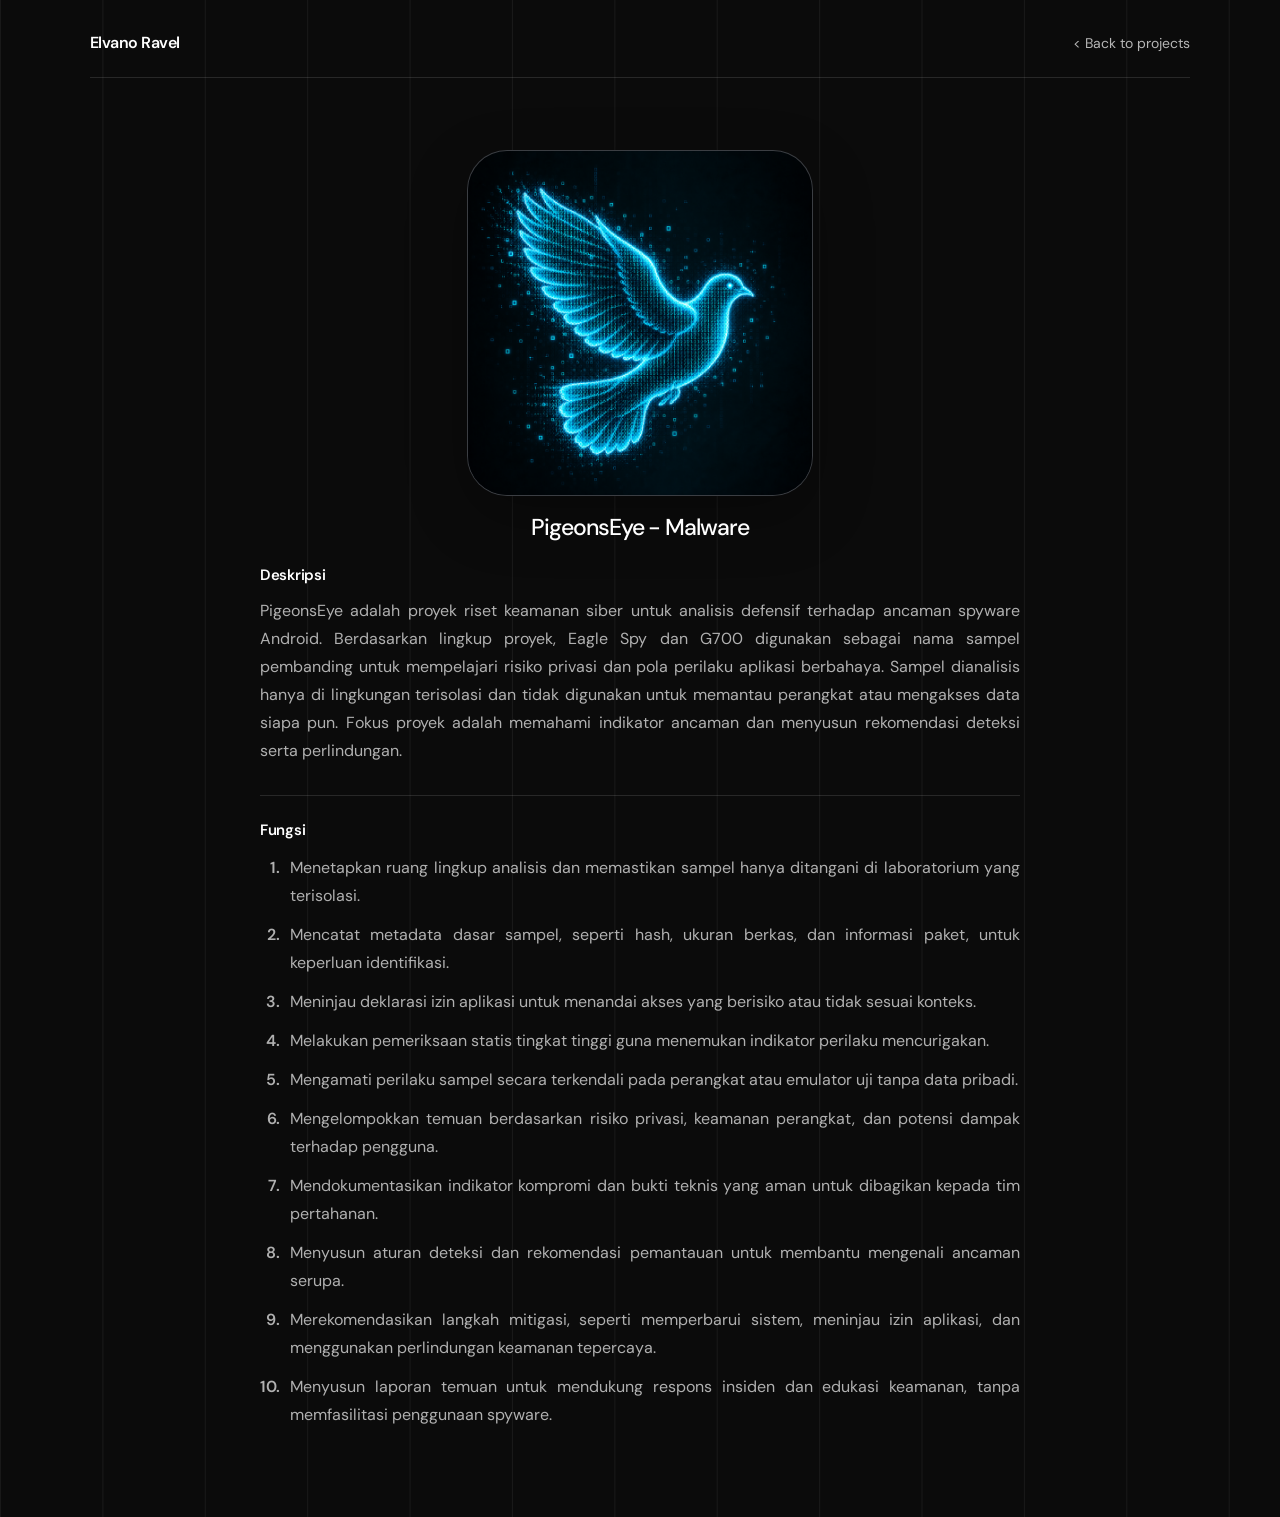
<file: projects/pigeonseye-malware.html>
<!doctype html>
<html lang="en">
  <head>
    <meta charset="UTF-8" />
    <meta name="viewport" content="width=device-width, initial-scale=1.0" />
    <meta name="theme-color" content="#0b0b0b" />
    <title>ElvanoRavel</title>
    <link rel="preconnect" href="https://fonts.googleapis.com" />
    <link rel="preconnect" href="https://fonts.gstatic.com" crossorigin />
    <link href="https://fonts.googleapis.com/css2?family=DM+Sans:wght@400;500;600;700&display=swap" rel="stylesheet" />
    <link rel="stylesheet" href="../css/base.css" />
    <link rel="stylesheet" href="../css/project-details.css" />
  </head>
  <body>
    <main class="project-detail">
      <header class="project-detail-header">
        <a class="project-detail-brand" href="../index.html">Elvano Ravel</a>
        <a class="project-back-link" href="../index.html#work-title">&lt; Back to projects</a>
      </header>
      <article class="project-detail-content">
        <div class="project-detail-image">
          <img src="../assets/project-04.png" alt="Neon holographic pigeon for PigeonsEye - Malware" />
        </div>
        <div class="project-detail-copy">
          <h1 class="project-detail-title">PigeonsEye - Malware</h1>
          <section class="project-detail-section" aria-labelledby="project-description-title">
            <h2 class="project-detail-label" id="project-description-title">Deskripsi</h2>
            <p class="project-detail-description">
              PigeonsEye adalah proyek riset keamanan siber untuk analisis defensif terhadap ancaman spyware Android. Berdasarkan lingkup proyek, Eagle Spy dan G700 digunakan sebagai nama sampel pembanding untuk mempelajari risiko privasi dan pola perilaku aplikasi berbahaya. Sampel dianalisis hanya di lingkungan terisolasi dan tidak digunakan untuk memantau perangkat atau mengakses data siapa pun. Fokus proyek adalah memahami indikator ancaman dan menyusun rekomendasi deteksi serta perlindungan.
            </p>
          </section>
          <section class="project-detail-section" aria-labelledby="project-function-title">
            <h2 class="project-detail-label" id="project-function-title">Fungsi</h2>
            <ol class="project-detail-functions">
              <li>Menetapkan ruang lingkup analisis dan memastikan sampel hanya ditangani di laboratorium yang terisolasi.</li>
              <li>Mencatat metadata dasar sampel, seperti hash, ukuran berkas, dan informasi paket, untuk keperluan identifikasi.</li>
              <li>Meninjau deklarasi izin aplikasi untuk menandai akses yang berisiko atau tidak sesuai konteks.</li>
              <li>Melakukan pemeriksaan statis tingkat tinggi guna menemukan indikator perilaku mencurigakan.</li>
              <li>Mengamati perilaku sampel secara terkendali pada perangkat atau emulator uji tanpa data pribadi.</li>
              <li>Mengelompokkan temuan berdasarkan risiko privasi, keamanan perangkat, dan potensi dampak terhadap pengguna.</li>
              <li>Mendokumentasikan indikator kompromi dan bukti teknis yang aman untuk dibagikan kepada tim pertahanan.</li>
              <li>Menyusun aturan deteksi dan rekomendasi pemantauan untuk membantu mengenali ancaman serupa.</li>
              <li>Merekomendasikan langkah mitigasi, seperti memperbarui sistem, meninjau izin aplikasi, dan menggunakan perlindungan keamanan tepercaya.</li>
              <li>Menyusun laporan temuan untuk mendukung respons insiden dan edukasi keamanan, tanpa memfasilitasi penggunaan spyware.</li>
            </ol>
          </section>
        </div>
      </article>
    </main>
    <script src="../js/main.js" defer></script>
  </body>
</html>
</file>
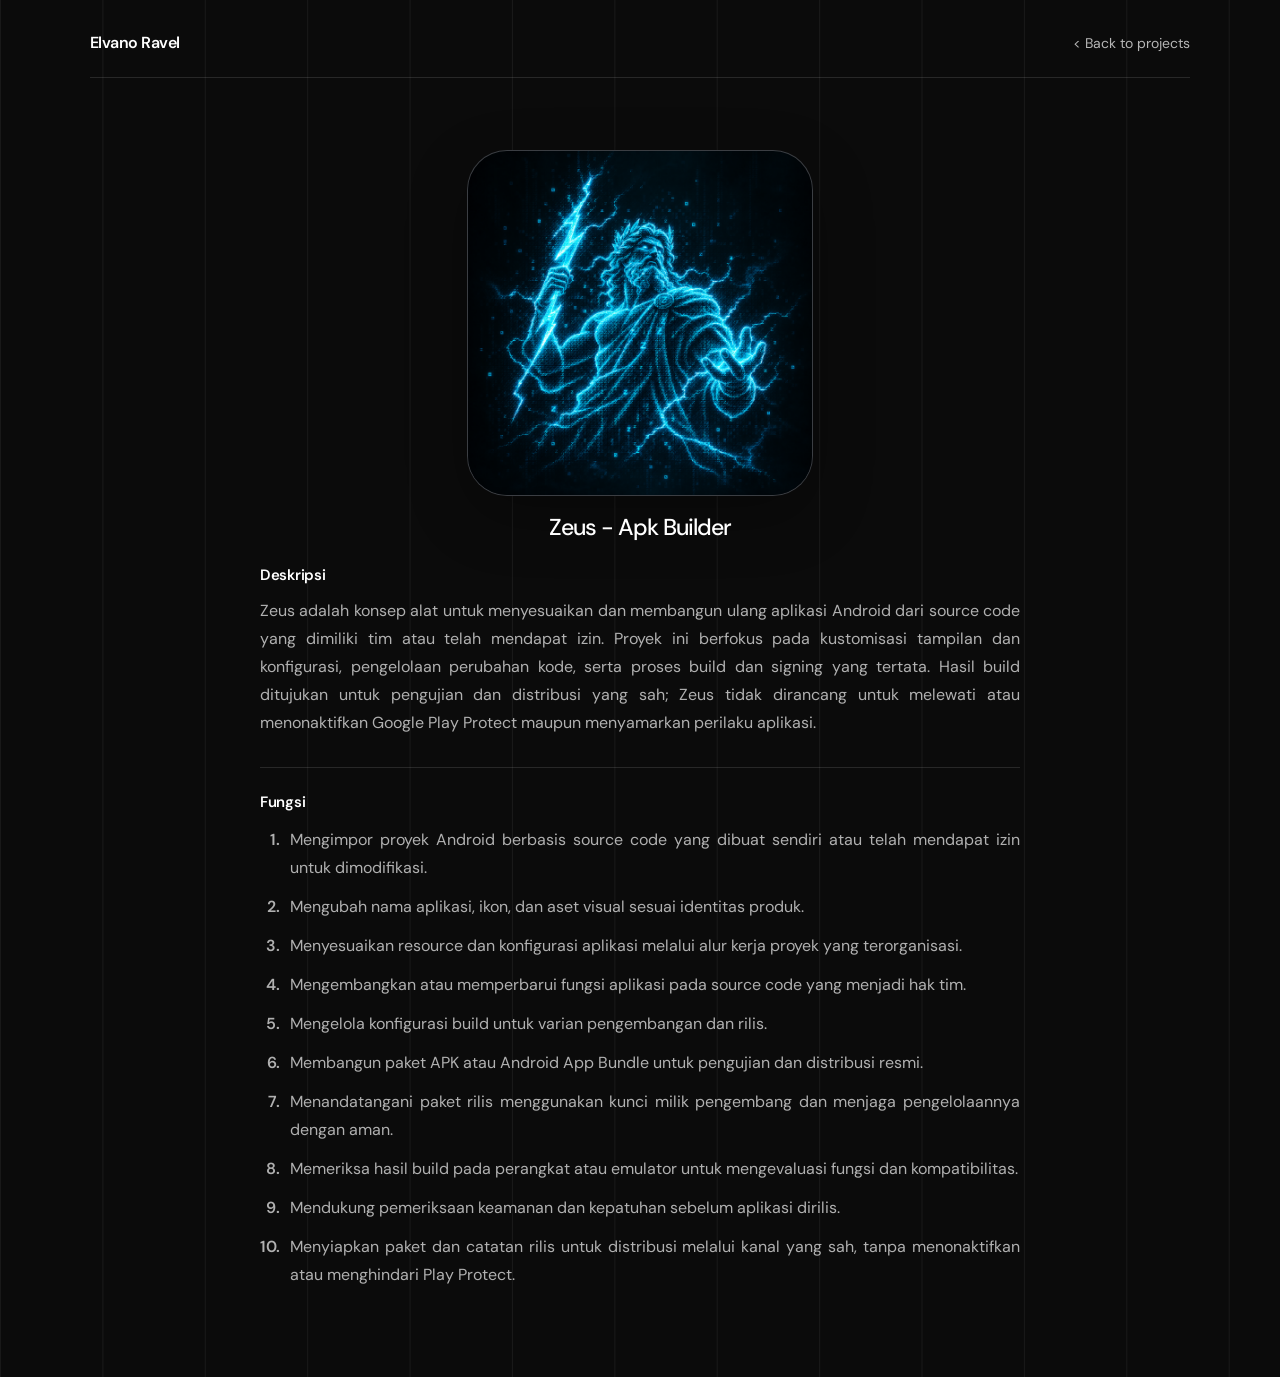
<file: projects/zeus-apk-builder.html>
<!doctype html>
<html lang="en">
  <head>
    <meta charset="UTF-8" />
    <meta name="viewport" content="width=device-width, initial-scale=1.0" />
    <meta name="theme-color" content="#0b0b0b" />
    <title>ElvanoRavel</title>
    <link rel="preconnect" href="https://fonts.googleapis.com" />
    <link rel="preconnect" href="https://fonts.gstatic.com" crossorigin />
    <link href="https://fonts.googleapis.com/css2?family=DM+Sans:wght@400;500;600;700&display=swap" rel="stylesheet" />
    <link rel="stylesheet" href="../css/base.css" />
    <link rel="stylesheet" href="../css/project-details.css" />
  </head>
  <body>
    <main class="project-detail">
      <header class="project-detail-header">
        <a class="project-detail-brand" href="../index.html">Elvano Ravel</a>
        <a class="project-back-link" href="../index.html#work-title">&lt; Back to projects</a>
      </header>
      <article class="project-detail-content">
        <div class="project-detail-image">
          <img src="../assets/project-06.png" alt="Holographic Zeus with blue lightning for Zeus - Apk Builder" />
        </div>
        <div class="project-detail-copy">
          <h1 class="project-detail-title">Zeus - Apk Builder</h1>
          <section class="project-detail-section" aria-labelledby="project-description-title">
            <h2 class="project-detail-label" id="project-description-title">Deskripsi</h2>
            <p class="project-detail-description">
              Zeus adalah konsep alat untuk menyesuaikan dan membangun ulang aplikasi Android dari source code yang dimiliki tim atau telah mendapat izin. Proyek ini berfokus pada kustomisasi tampilan dan konfigurasi, pengelolaan perubahan kode, serta proses build dan signing yang tertata. Hasil build ditujukan untuk pengujian dan distribusi yang sah; Zeus tidak dirancang untuk melewati atau menonaktifkan Google Play Protect maupun menyamarkan perilaku aplikasi.
            </p>
          </section>
          <section class="project-detail-section" aria-labelledby="project-function-title">
            <h2 class="project-detail-label" id="project-function-title">Fungsi</h2>
            <ol class="project-detail-functions">
              <li>Mengimpor proyek Android berbasis source code yang dibuat sendiri atau telah mendapat izin untuk dimodifikasi.</li>
              <li>Mengubah nama aplikasi, ikon, dan aset visual sesuai identitas produk.</li>
              <li>Menyesuaikan resource dan konfigurasi aplikasi melalui alur kerja proyek yang terorganisasi.</li>
              <li>Mengembangkan atau memperbarui fungsi aplikasi pada source code yang menjadi hak tim.</li>
              <li>Mengelola konfigurasi build untuk varian pengembangan dan rilis.</li>
              <li>Membangun paket APK atau Android App Bundle untuk pengujian dan distribusi resmi.</li>
              <li>Menandatangani paket rilis menggunakan kunci milik pengembang dan menjaga pengelolaannya dengan aman.</li>
              <li>Memeriksa hasil build pada perangkat atau emulator untuk mengevaluasi fungsi dan kompatibilitas.</li>
              <li>Mendukung pemeriksaan keamanan dan kepatuhan sebelum aplikasi dirilis.</li>
              <li>Menyiapkan paket dan catatan rilis untuk distribusi melalui kanal yang sah, tanpa menonaktifkan atau menghindari Play Protect.</li>
            </ol>
          </section>
        </div>
      </article>
    </main>
    <script src="../js/main.js" defer></script>
  </body>
</html>
</file>
<file: css/base.css>
:root {
  --glass-surface: rgba(255, 255, 255, 0.12);
  font-family: "DM Sans", sans-serif;
  font-synthesis: none;
  text-rendering: optimizeLegibility;
  -webkit-font-smoothing: antialiased;
  -moz-osx-font-smoothing: grayscale;
  color: #fff;
  background: #0b0b0b;
}

* {
  box-sizing: border-box;
}

html {
  min-height: 100%;
  scroll-snap-type: y mandatory;
  scroll-behavior: smooth;
}

body {
  min-height: 100vh;
  margin: 0;
  background-color: #0b0b0b;
}

@media (hover: hover) and (pointer: fine) {
  html,
  html * {
    cursor: url("data:image/svg+xml,%3Csvg xmlns='http://www.w3.org/2000/svg' width='20' height='20' viewBox='0 0 32 32'%3E%3Cg transform='rotate(240 16 16)' fill='none' stroke-linecap='round' stroke-linejoin='round'%3E%3Cpath d='M8 5 24 16 8 27' stroke='%230b0b0b' stroke-opacity='.9' stroke-width='7'/%3E%3Cpath d='M8 5 24 16 8 27' stroke='%23245de8' stroke-width='4.5'/%3E%3C/g%3E%3C/svg%3E") 4 4, auto;
  }
}

.pointer-trail {
  position: fixed;
  inset: 0;
  z-index: 2000;
  overflow: hidden;
  pointer-events: none;
}

.pointer-trail__glyph {
  position: absolute;
  color: rgba(36, 93, 232, 0.88);
  font-family: Consolas, "Courier New", monospace;
  font-size: var(--glyph-size);
  font-weight: 700;
  line-height: 0.82;
  white-space: pre;
  text-shadow: 0 0 5px rgba(36, 93, 232, 0.7);
  animation: pointer-trail-fade 620ms ease-out forwards;
}

@keyframes pointer-trail-fade {
  to {
    opacity: 0;
    transform: translate3d(var(--glyph-drift-x), var(--glyph-drift-y), 0) scale(0.72);
  }
}

@media (hover: none) and (pointer: coarse) {
  a:active,
  button:active {
    filter: brightness(1.35);
    transform: scale(0.97);
  }

  a,
  button {
    -webkit-tap-highlight-color: transparent;
    transition: filter 120ms ease, transform 120ms ease;
  }
}

@media (prefers-reduced-motion: reduce) {
  a,
  button {
    transition: none;
  }

  .pointer-trail__glyph {
    animation-duration: 1ms;
  }
}

main > section {
  scroll-snap-align: start;
  scroll-snap-stop: always;
}

a {
  color: inherit;
  text-decoration: none;
}
</file>
<file: css/components.css>
.chat-widget {
  --chat-glass: var(--glass-surface);
  --chat-border: rgba(255, 255, 255, 0.4);
  position: fixed;
  right: 24px;
  bottom: 24px;
  z-index: 10;
  display: flex;
  flex-direction: column;
  align-items: flex-end;
  gap: 16px;
  animation: chat-widget-enter 700ms 900ms cubic-bezier(0.2, 0.75, 0.25, 1) both;
}

.chat-label {
  position: relative;
  padding: 11px 16px;
  border: 1px solid var(--chat-border);
  border-radius: 16px;
  background: var(--chat-glass);
  -webkit-backdrop-filter: blur(12px) saturate(160%);
  backdrop-filter: blur(12px) saturate(160%);
  box-shadow:
    inset 0 1px 0 rgba(255, 255, 255, 0.35),
    0 4px 12px rgba(0, 0, 0, 0.24);
  color: #fff;
  font-size: 14px;
  font-weight: 600;
  animation: chat-bubble-float 3s ease-in-out 1.6s infinite;
  transition:
    border-color 400ms ease,
    color 400ms ease,
    box-shadow 400ms ease;
}

.chat-label::after {
  position: absolute;
  right: 20px;
  bottom: -8px;
  width: 0;
  height: 0;
  border-top: 8px solid var(--chat-glass);
  border-right: 8px solid transparent;
  border-left: 8px solid transparent;
  content: "";
}

.chat-bubble {
  display: grid;
  width: 56px;
  height: 56px;
  place-items: center;
  padding: 14px;
  border: 1px solid var(--chat-border);
  border-radius: 50%;
  background: var(--chat-glass);
  -webkit-backdrop-filter: blur(12px) saturate(160%);
  backdrop-filter: blur(12px) saturate(160%);
  box-shadow:
    inset 0 1px 0 rgba(255, 255, 255, 0.35),
    0 4px 12px rgba(0, 0, 0, 0.24);
  color: #fff;
  cursor: pointer;
  animation: chat-bubble-float 3s ease-in-out 1.6s infinite;
  transition:
    border-color 400ms ease,
    color 400ms ease,
    box-shadow 400ms ease;
}

.chat-bubble svg {
  display: block;
  width: 100%;
  height: 100%;
  fill: currentColor;
}

.chat-bubble:focus-visible {
  outline: 3px solid #245de8;
  outline-offset: 3px;
}

.talk-dialog {
  position: fixed;
  inset: 0;
  z-index: 1000;
  width: 100vw;
  max-width: none;
  height: 100vh;
  height: 100dvh;
  max-height: none;
  margin: 0;
  padding: 0;
  border: 0;
  overflow: hidden;
  background: #fff;
  color: #101010;
  text-align: center;
}

.talk-dialog[open] {
  display: grid;
  align-content: center;
  justify-items: center;
  padding: clamp(32px, 8vw, 120px);
}

.talk-dialog::backdrop {
  background: #fff;
  opacity: 1;
}

.talk-dialog p {
  width: min(100%, 1000px);
  margin: 0;
  font-size: clamp(28px, 5vw, 64px);
  font-weight: 600;
  letter-spacing: -0.06em;
  line-height: 1.08;
}

.talk-dialog-close {
  position: absolute;
  top: 24px;
  left: 24px;
  display: grid;
  width: 36px;
  height: 36px;
  place-items: center;
  padding: 0;
  border: 1px solid #101010;
  border-radius: 50%;
  background: #fff;
  box-shadow: 2px 3px 0 #111;
  color: #101010;
  font-family: inherit;
  font-size: 22px;
  font-weight: 400;
  line-height: 1;
  cursor: pointer;
  transform: none;
}

.talk-dialog-close:focus-visible {
  outline: 3px solid #245de8;
  outline-offset: 3px;
}
</file>
<file: css/sections.css>
.hero {
  position: relative;
  display: flex;
  min-height: 100vh;
  min-height: 100svh;
  flex-direction: column;
  overflow: hidden;
  padding: 20px 2.6vw 25px;
  background-color: #0b0b0b;
  background-image:
    linear-gradient(to right, rgba(255, 255, 255, 0.1) 1px, transparent 1px),
    linear-gradient(to bottom, rgba(255, 255, 255, 0.035) 1px, transparent 1px);
  background-size: 8vw 100%, 100% 100%;
}

.arcade-chase {
  position: absolute;
  top: 50%;
  left: 0;
  width: 100%;
  height: clamp(100px, 18vw, 180px);
  z-index: 1;
  pointer-events: none;
  transform: translateY(-50%);
}

.arcade-chase__map {
  position: absolute;
  inset: 0;
  display: block;
  width: 100%;
  height: 100%;
  overflow: visible;
}

.arcade-chase__track,
.arcade-chase__pellets {
  fill: none;
  stroke: #245de8;
  vector-effect: non-scaling-stroke;
}

.arcade-chase__track {
  stroke-width: 1;
  stroke-opacity: 0.3;
  stroke-linecap: round;
  stroke-linejoin: round;
}

.arcade-chase__pellets {
  stroke-width: 2;
  stroke-opacity: 0.65;
  stroke-dasharray: 1 11;
  stroke-linecap: round;
}

.arcade-chase__mouth {
  transform-box: fill-box;
  transform-origin: center;
  animation: arcade-chase-chomp 280ms ease-in-out infinite alternate;
}

.arcade-chase__actor {
  position: absolute;
  top: 0;
  left: 0;
  display: block;
  width: clamp(22px, 2.5vw, 32px);
  height: clamp(22px, 2.5vw, 32px);
  overflow: visible;
  opacity: 0;
  will-change: transform;
}

.my-work {
  display: flex;
  min-height: 100vh;
  min-height: 100svh;
  flex-direction: column;
  align-items: center;
  justify-content: center;
  gap: clamp(24px, 4vh, 48px);
  padding: 8vh 7vw;
  background-color: #0b0b0b;
  background-image: linear-gradient(to right, rgba(255, 255, 255, 0.1) 1px, transparent 1px);
  background-size: 8vw 100%;
}

.my-work-continuation {
  display: flex;
  min-height: 100vh;
  min-height: 100svh;
  flex-direction: column;
  align-items: center;
  justify-content: center;
  gap: clamp(24px, 4vh, 48px);
  padding: 8vh 7vw;
  background-color: #0b0b0b;
  background-image: linear-gradient(to right, rgba(255, 255, 255, 0.1) 1px, transparent 1px);
  background-size: 8vw 100%;
}

.work-title {
  width: 100%;
  margin: 0;
  font-size: clamp(36px, 5vw, 68px);
  font-weight: 600;
  letter-spacing: -0.07em;
  line-height: 1;
  text-align: center;
}

.project-grid {
  display: grid;
  width: 100%;
  max-width: 1260px;
  grid-template-columns: repeat(auto-fit, minmax(min(100%, 300px), 1fr));
  gap: clamp(16px, 2.5vw, 36px);
}

.project-card {
  position: relative;
  min-width: 0;
  width: 100%;
  max-width: 480px;
  justify-self: center;
  padding: 0;
  border: 0;
  border-radius: 0;
  background: transparent;
  box-shadow: none;
  backdrop-filter: none;
  -webkit-backdrop-filter: none;
}

.project-card > * {
  position: relative;
  z-index: 1;
}

.project-image {
  position: relative;
  display: grid;
  container-type: inline-size;
  aspect-ratio: 1;
  place-items: center;
  overflow: hidden;
  border: 1px solid rgba(255, 255, 255, 0.14);
  border-radius: clamp(24px, 3.2vw, 40px);
  background:
    radial-gradient(ellipse at 70% 28%, rgba(255, 255, 255, 0.2), transparent 34%),
    linear-gradient(135deg, #292d3a, #55566a 52%, #25252b);
  box-shadow:
    inset 0 1px 0 rgba(255, 255, 255, 0.16),
    inset 0 -1px 0 rgba(255, 255, 255, 0.04),
    0 14px 30px rgba(0, 0, 0, 0.28);
  color: rgba(255, 255, 255, 0.76);
}

.project-image.has-photo::before {
  content: none;
}

.project-image > img {
  position: absolute;
  inset: 0;
  display: block;
  width: 100%;
  height: 100%;
  object-fit: cover;
}

.project-card:nth-child(2) .project-image {
  background:
    radial-gradient(ellipse at 28% 72%, rgba(240, 197, 149, 0.28), transparent 38%),
    linear-gradient(135deg, #34312f, #66594f 52%, #252321);
}

.project-card:nth-child(3) .project-image {
  background:
    radial-gradient(ellipse at 72% 34%, rgba(147, 195, 190, 0.28), transparent 38%),
    linear-gradient(135deg, #293536, #4f6966 52%, #232829);
}

.project-image::before {
  position: absolute;
  width: 58%;
  height: 58%;
  border: 1px solid rgba(255, 255, 255, 0.2);
  border-radius: 50%;
  content: "";
}

.project-image span {
  position: relative;
  padding: 0;
  border: 0;
  border-radius: 0;
  background: transparent;
  color: rgba(255, 255, 255, 0.72);
  font-size: 10px;
  font-weight: 600;
  letter-spacing: 0.12em;
  text-transform: uppercase;
}

.project-card h3 {
  margin: 14px 0 0;
  font-size: clamp(18px, 1.8vw, 24px);
  font-weight: 500;
  letter-spacing: -0.045em;
  text-align: center;
}

.project-link {
  position: absolute;
  bottom: clamp(4px, 4cqw, 16px);
  left: clamp(4px, 4cqw, 16px);
  z-index: 2;
  display: inline-flex;
  align-items: center;
  gap: clamp(2px, 1.75cqw, 7px);
  max-width: calc(100% - 2 * clamp(4px, 4cqw, 16px));
  padding: clamp(4px, 2.5cqw, 10px) clamp(4px, 3.5cqw, 14px);
  border-radius: 999px;
  background: var(--glass-surface);
  -webkit-backdrop-filter: blur(12px) saturate(160%);
  backdrop-filter: blur(12px) saturate(160%);
  box-shadow: inset 0 1px 0 rgba(255, 255, 255, 0.35);
  color: #fff;
  font-size: clamp(7px, 3.5cqw, 14px);
  font-weight: 500;
  white-space: nowrap;
  transition: background-color 180ms ease, box-shadow 180ms ease;
}

.project-link:hover {
  background: rgba(255, 255, 255, 0.2);
  box-shadow: inset 0 1px 0 rgba(255, 255, 255, 0.45);
}

.project-link:focus-visible {
  outline: 2px solid #fff;
  outline-offset: 2px;
}

.project-link span {
  transition: transform 180ms ease;
}

.project-link:hover span {
  transform: translateX(3px);
}

.about {
  display: flex;
  min-height: 100vh;
  min-height: 100svh;
  align-items: center;
  padding: 9vh 9.4vw;
  background-color: #0b0b0b;
  background-image: linear-gradient(to right, rgba(255, 255, 255, 0.1) 1px, transparent 1px);
  background-size: 8vw 100%;
  color: #faf9f6;
}

.about p {
  width: min(100%, 1320px);
  margin: 0;
  font-size: clamp(36px, 5vw, 72px);
  font-weight: 600;
  letter-spacing: -0.065em;
  line-height: 1.08;
  text-align: left;
}

.about p .scroll-fill-accent {
  color: #245de8;
  font-weight: 400;
}

.contact {
  position: relative;
  display: flex;
  min-height: 100vh;
  min-height: 100svh;
  align-items: center;
  overflow: clip;
  padding: 9vh 4.2vw;
  background-color: #0b0b0b;
  background-image: linear-gradient(to right, rgba(255, 255, 255, 0.1) 1px, transparent 1px);
  background-size: 8vw 100%;
  color: #faf9f6;
}

.contact .copyright {
  position: absolute;
  bottom: 25px;
  left: 4.2vw;
  margin: 0;
  color: rgba(250, 249, 246, 0.6);
  font-size: 13px;
}

.contact-copy {
  width: min(100%, 1320px);
}

.contact h2 {
  margin: 0;
  font-size: clamp(64px, 11vw, 156px);
  font-weight: 600;
  letter-spacing: -0.075em;
  line-height: 0.95;
}

.contact p {
  margin: 33px 0;
  color: rgba(250, 249, 246, 0.62);
  font-size: clamp(20px, 2.7vw, 36px);
  letter-spacing: -0.04em;
}

.email-link {
  display: inline-block;
  border-bottom: 1px solid rgba(250, 249, 246, 0.55);
  font-size: clamp(28px, 5vw, 64px);
  letter-spacing: -0.06em;
  line-height: 1.15;
  overflow-wrap: anywhere;
  transition: border-color 180ms ease, color 180ms ease, transform 180ms ease;
}

.email-link:hover,
.email-link:focus-visible {
  border-color: #fff;
  color: #fff;
  transform: translateY(-2px);
}

.social-icons {
  display: flex;
  flex-wrap: wrap;
  gap: 24px;
  margin: 48px 0 0;
  padding: 0;
  list-style: none;
}

.social-icons li {
  display: grid;
  width: 32px;
  height: 32px;
  place-items: center;
  color: rgba(250, 249, 246, 0.72);
  transition: color 220ms ease, transform 220ms ease;
}

.social-icons a {
  display: block;
  width: 100%;
  height: 100%;
  color: inherit;
}

.social-icons a:focus-visible {
  border-radius: 3px;
  outline: 2px solid #fff;
  outline-offset: 3px;
}

.social-icons li:hover {
  color: #fff;
  transform: translateY(-4px) scale(1.08);
}

.social-icons svg {
  display: block;
  width: 100%;
  height: 100%;
  fill: currentColor;
}

.visually-hidden {
  position: absolute;
  width: 1px;
  height: 1px;
  overflow: hidden;
  clip: rect(0, 0, 0, 0);
  white-space: nowrap;
  clip-path: inset(50%);
}

.site-header {
  position: relative;
  z-index: 2;
  display: flex;
  align-items: flex-start;
  justify-content: space-between;
  gap: 24px;
}

.hero-copy {
  position: relative;
  z-index: 1;
  width: min(100%, 1120px);
  margin: auto 0 0;
}

.hero-copy h1 {
  margin: 0;
  font-size: clamp(42px, 7.3vw, 108px);
  font-weight: 600;
  letter-spacing: -0.075em;
  line-height: 0.98;
}

.hero-line {
  display: block;
  overflow: hidden;
  padding-bottom: 0.08em;
  margin-bottom: -0.08em;
}

.hero-line > span {
  display: block;
  animation: hero-line-enter 950ms cubic-bezier(0.16, 1, 0.3, 1) both;
}

.hero-line:nth-child(1) > span {
  animation-delay: 220ms;
}

.hero-line:nth-child(2) > span {
  animation-delay: 360ms;
}

.hero-line:nth-child(3) > span {
  animation-delay: 500ms;
}

.motion-ready [data-reveal] {
  opacity: 0;
  filter: blur(5px);
  transform: translateY(28px);
  transition:
    opacity 850ms cubic-bezier(0.2, 0.75, 0.25, 1),
    filter 850ms cubic-bezier(0.2, 0.75, 0.25, 1),
    transform 850ms cubic-bezier(0.2, 0.75, 0.25, 1);
}

.motion-ready [data-reveal].is-visible {
  opacity: 1;
  filter: blur(0);
  transform: translateY(0);
}

.contact h2[data-reveal] {
  transition-delay: 0ms;
}

.contact p[data-reveal] {
  transition-delay: 100ms;
}

.contact .email-link[data-reveal] {
  transition-delay: 200ms;
}

.contact .social-icons[data-reveal] {
  transition-delay: 300ms;
}

.contact .copyright[data-reveal] {
  transition-delay: 400ms;
}

.identity {
  display: flex;
  align-items: center;
  gap: 12px;
  animation: text-enter 700ms 80ms cubic-bezier(0.2, 0.75, 0.25, 1) both;
}

.wordmark {
  display: grid;
  font-size: clamp(17px, 1.8vw, 27px);
  letter-spacing: -0.055em;
  line-height: 1.05;
}

.wordmark strong {
  font-weight: 700;
}

.wordmark span {
  font-weight: 400;
}

.contact-link {
  display: inline-flex;
  min-height: 38px;
  align-items: center;
  gap: 12px;
  padding: 0 16px;
  border: 1px solid rgba(0, 0, 0, 0.75);
  border-radius: 999px;
  background: #fff;
  box-shadow: 2px 3px 0 #111;
  color: #111;
  font-size: 12px;
  font-weight: 500;
  animation: text-enter 650ms 160ms cubic-bezier(0.2, 0.75, 0.25, 1) both;
  transition: transform 220ms ease, box-shadow 220ms ease;
}

.contact-link:hover {
  box-shadow: 4px 5px 0 #111;
  transform: translate(-2px, -2px);
}

.contact-link span {
  display: inline-block;
  transition: transform 220ms ease;
}

.contact-link:hover span {
  transform: translateY(3px);
}

.profile-photo {
  display: block;
  width: 48px;
  aspect-ratio: 1;
  flex: 0 0 auto;
  border: 2px solid #fff;
  border-radius: 50%;
  object-fit: cover;
  object-position: center 36%;
}
</file>
<file: css/animations.css>
@keyframes text-enter {
  from {
    opacity: 0;
    filter: blur(8px);
    transform: translateY(18px);
  }
  to {
    opacity: 1;
    filter: blur(0);
    transform: translateY(0);
  }
}

@keyframes hero-line-enter {
  from {
    opacity: 0;
    transform: translateY(110%);
  }
  to {
    opacity: 1;
    transform: translateY(0);
  }
}

@keyframes arcade-chase-chomp {
  from {
    transform: scaleY(1);
  }
  to {
    transform: scaleY(0.08);
  }
}

@keyframes chat-widget-enter {
  from {
    opacity: 0;
    transform: translateY(14px) scale(0.96);
  }
  to {
    opacity: 1;
    transform: translateY(0) scale(1);
  }
}

@keyframes chat-bubble-float {
  0%,
  100% {
    transform: translateY(0);
  }
  50% {
    transform: translateY(-5px);
  }
}

@keyframes chat-bubble-float-reduced {
  0%,
  100% {
    transform: translateY(0);
  }
  50% {
    transform: translateY(-2px);
  }
}
</file>
<file: css/responsive.css>
@media (max-width: 700px) {
  .hero {
    padding: 20px 6vw 28px;
    background-size: 16vw 100%, 100% 100%;
  }

  .chat-bubble {
    width: 50px;
    height: 50px;
  }

  .chat-widget {
    right: 16px;
    bottom: 16px;
  }

  .chat-label {
    padding: 10px 14px;
    font-size: 13px;
  }

  .about {
    min-height: 100vh;
    min-height: 100svh;
    padding: 8vh 7vw;
    background-size: 16vw 100%;
  }

  .my-work {
    background-size: 16vw 100%;
  }

  .my-work-continuation {
    background-size: 16vw 100%;
  }

  .my-work,
  .my-work-continuation {
    align-items: center;
    gap: clamp(6px, 1.8svh, 16px);
    padding: clamp(8px, 2.5svh, 22px) 6vw;
  }

  .work-title {
    width: 100%;
    font-size: clamp(22px, 7vw, 32px);
    text-align: center;
  }

  .project-grid {
    width: min(100%, 560px);
    grid-template-columns: repeat(2, minmax(0, 1fr));
    gap: clamp(8px, 2.2svh, 18px);
  }

  .project-card:last-child:nth-child(odd) {
    grid-column: 1 / -1;
    width: calc((100% - clamp(8px, 2.2svh, 18px)) / 2);
  }

  .project-image {
    aspect-ratio: 1;
  }

  .project-card {
    max-width: 100%;
  }

  .project-card h3 {
    margin-top: 6px;
    font-size: 17px;
  }

  .project-link {
    bottom: clamp(4px, 4cqw, 8px);
    left: clamp(4px, 4cqw, 8px);
    gap: clamp(2px, 1.75cqw, 5px);
    max-width: calc(100% - 2 * clamp(4px, 4cqw, 8px));
    padding: clamp(3px, 2.2cqw, 7px) clamp(4px, 2.8cqw, 9px);
    font-size: clamp(6px, 3.5cqw, 12px);
  }

  .project-image span {
    padding: 5px 6px;
    font-size: clamp(6px, 1.8vw, 8px);
    letter-spacing: 0.06em;
  }

  .about p {
    font-size: clamp(22px, 6vw, 40px);
  }

  .contact {
    min-height: 100vh;
    min-height: 100svh;
    padding: 8vh 6vw 140px;
    background-size: 16vw 100%;
  }

  .contact .copyright {
    bottom: 20px;
    left: 6vw;
    font-size: 12px;
  }

  .contact p {
    margin: 26px 0;
  }

  .email-link {
    font-size: clamp(26px, 7.5vw, 42px);
  }

  .social-icons {
    gap: 20px;
    margin-top: 40px;
  }

  .social-icons li {
    width: 28px;
    height: 28px;
  }

  .wordmark {
    font-size: 17px;
  }

  .site-header {
    gap: 12px;
  }

  .hero-copy h1 {
    font-size: clamp(39px, 10.5vw, 68px);
  }

  .identity {
    min-width: 0;
    gap: 9px;
  }

  .contact-link {
    flex: 0 0 auto;
  }

  .profile-photo {
    width: 40px;
  }

  .contact-link {
    min-height: 35px;
    padding: 0 13px;
    font-size: 11px;
  }

}

@media (min-width: 701px) and (max-width: 1129px) {
  .my-work,
  .my-work-continuation {
    gap: clamp(14px, 3svh, 28px);
    padding-block: 6svh;
  }

  .project-grid {
    grid-template-columns: repeat(4, minmax(0, 1fr));
    gap: clamp(14px, 2.5vw, 24px);
  }

  .project-card {
    grid-column: span 2;
    max-width: min(380px, calc((100svh - 330px) / 2));
  }

  .project-card:last-child:nth-child(odd) {
    grid-column: 2 / span 2;
  }

  .project-image {
    aspect-ratio: 1;
  }
}

@media (max-height: 430px) and (max-width: 700px) {
  .my-work,
  .my-work-continuation {
    gap: clamp(4px, 1svh, 8px);
    padding: 8px 6vw;
    justify-content: center;
  }

  .work-title {
    font-size: clamp(18px, 5vw, 26px);
  }

  .project-grid {
    gap: clamp(4px, 1svh, 8px);
  }

  .project-card h3 {
    margin-top: 4px;
    font-size: clamp(12px, 4vw, 16px);
  }
}

@media (orientation: landscape) and (max-height: 430px) and (max-width: 700px) {
  .project-grid {
    width: 100%;
    grid-template-columns: repeat(3, minmax(0, 1fr));
  }

  .project-card,
  .project-card:last-child:nth-child(odd) {
    grid-column: auto;
    width: 100%;
    max-width: none;
  }

  .project-image {
    width: min(100%, clamp(64px, 9vw, 76px));
    justify-self: center;
  }

  .project-link {
    gap: clamp(2px, 1.75cqw, 3px);
    max-width: calc(100% - 2 * clamp(3px, 4cqw, 6px));
    padding: clamp(3px, 2.2cqw, 5px) clamp(3px, 2.8cqw, 6px);
    font-size: clamp(6px, 3.5cqw, 10px);
  }

}

@media (max-width: 300px) {
  .identity {
    min-width: 0;
    gap: 7px;
  }

  .profile-photo {
    width: 34px;
  }

  .wordmark {
    font-size: 14px;
  }

  .site-header {
    gap: 8px;
  }

  .contact-link {
    gap: 6px;
    min-height: 32px;
    padding: 0 9px;
    font-size: 10px;
  }

  .hero-copy h1 {
    font-size: clamp(30px, 11vw, 34px);
  }

  .project-link {
    gap: clamp(2px, 1.75cqw, 4px);
    padding: clamp(3px, 2.2cqw, 6px) clamp(4px, 2.8cqw, 7px);
    font-size: clamp(6px, 3.5cqw, 10px);
  }
}

@media (max-width: 300px) and (min-height: 431px) {
  .project-image {
    width: min(100%, 80px);
    justify-self: center;
  }

  .project-link {
    white-space: nowrap;
  }
}

@media (min-width: 301px) and (max-width: 350px) and (min-height: 431px) {
  .project-image {
    width: min(100%, 80px);
    justify-self: center;
  }

  .project-link {
    white-space: nowrap;
  }
}

@media (max-height: 600px) and (min-width: 701px) {
  .my-work,
  .my-work-continuation {
    justify-content: center;
    gap: clamp(8px, 2svh, 16px);
    padding-block: clamp(12px, 4svh, 24px);
  }

  .work-title {
    font-size: clamp(24px, 5vw, 44px);
  }

  .project-grid {
    grid-template-columns: repeat(3, minmax(0, 1fr));
    gap: clamp(8px, 2vw, 18px);
  }

  .project-card,
  .project-card:last-child:nth-child(odd) {
    grid-column: auto;
    width: 100%;
    max-width: none;
  }

  .project-image {
    aspect-ratio: 1;
    width: min(100%, 180px);
    justify-self: center;
  }

  .project-card h3 {
    margin-top: 6px;
    font-size: clamp(14px, 2vw, 18px);
  }
}

@media (orientation: landscape) and (max-height: 430px) and (min-width: 701px) and (max-width: 1129px) {
  .my-work,
  .my-work-continuation {
    gap: 8px;
    padding: 12px 6vw;
  }

  .project-grid {
    grid-template-columns: repeat(3, minmax(0, 1fr));
    gap: 12px;
  }

  .project-card,
  .project-card:last-child:nth-child(odd) {
    grid-column: auto;
    width: 100%;
    max-width: none;
  }

  .project-image {
    width: min(100%, clamp(64px, 9vw, 76px));
  }
}

@media (orientation: landscape) and (max-height: 430px) and (max-width: 1129px) {
  .chat-widget {
    gap: 8px;
  }

  .chat-bubble {
    width: 44px;
    height: 44px;
  }

  .chat-label {
    padding: 8px 10px;
    font-size: 12px;
  }
}

@media (prefers-reduced-motion: reduce) {
  .identity,
  .contact-link,
  .hero-copy,
  .chat-widget,
  .hero-line > span,
  .profile-photo,
  .email-link,
  .social-icons li {
    animation: none;
    transition: none;
    transform: none;
  }

  .chat-label,
  .chat-bubble {
    animation: chat-bubble-float-reduced 6s ease-in-out infinite;
    transition: none;
  }

  .motion-ready [data-reveal] {
    opacity: 1;
    filter: none;
    transform: none;
    transition: none;
  }

  .arcade-chase__mouth {
    animation: none;
  }
}
</file>
<file: css/project-details.css>
.project-detail {
  position: relative;
  width: min(100%, 1440px);
  min-height: 100vh;
  min-height: 100svh;
  margin: 0 auto;
  padding: 32px clamp(24px, 7vw, 100px) 88px;
  background-color: #0b0b0b;
  background-image: linear-gradient(to right, rgba(255, 255, 255, 0.06) 1px, transparent 1px);
  background-size: 8vw 100%;
}

.project-detail-header {
  display: flex;
  align-items: center;
  justify-content: space-between;
  gap: 24px;
  padding-bottom: 24px;
  border-bottom: 1px solid rgba(255, 255, 255, 0.12);
  animation: project-header-enter 650ms cubic-bezier(0.2, 0.75, 0.25, 1) both;
}

.project-detail-brand {
  font-size: 16px;
  font-weight: 600;
  letter-spacing: -0.03em;
}

.project-back-link {
  color: rgba(255, 255, 255, 0.7);
  font-size: 14px;
  transition: color 180ms ease, transform 180ms ease;
}

.project-back-link:hover {
  color: #fff;
  transform: translateX(-3px);
}

.project-back-link:focus-visible {
  border-radius: 2px;
  outline: 2px solid #fff;
  outline-offset: 4px;
}

.project-detail-content {
  display: flex;
  flex-direction: column;
  align-items: center;
  gap: 18px;
  padding-top: clamp(48px, 8vh, 96px);
}

.project-detail-copy {
  width: min(100%, 760px);
  text-align: left;
}

.project-detail-eyebrow {
  margin: 0 0 20px;
  color: #73dfff;
  font-size: 12px;
  font-weight: 600;
  letter-spacing: 0.14em;
  text-transform: uppercase;
}

.project-detail-title {
  margin: 0 auto;
  font-size: clamp(18px, 1.8vw, 24px);
  font-weight: 500;
  letter-spacing: -0.045em;
  line-height: 1.2;
  text-align: center;
  animation: project-copy-enter 650ms 170ms cubic-bezier(0.2, 0.75, 0.25, 1) both;
}

.project-detail-section {
  margin-top: 24px;
  animation: project-copy-enter 650ms 260ms cubic-bezier(0.2, 0.75, 0.25, 1) both;
}

.project-detail-section + .project-detail-section {
  margin-top: 30px;
  padding-top: 24px;
  border-top: 1px solid rgba(255, 255, 255, 0.12);
  animation-delay: 360ms;
}

.project-detail-label {
  margin: 0;
  color: #fff;
  font-size: 15px;
  font-weight: 600;
  letter-spacing: -0.02em;
}

.project-detail-description {
  max-width: none;
  margin: 12px 0 0;
  color: rgba(255, 255, 255, 0.68);
  font-size: clamp(15px, 1.25vw, 17px);
  line-height: 1.75;
  text-align: justify;
}

.project-detail-functions {
  display: grid;
  gap: 11px;
  margin: 14px 0 0;
  padding-left: 24px;
  color: rgba(255, 255, 255, 0.68);
  font-size: clamp(15px, 1.25vw, 17px);
  line-height: 1.75;
  text-align: justify;
}

.project-detail-functions li {
  padding-left: 6px;
  animation: project-copy-enter 550ms cubic-bezier(0.2, 0.75, 0.25, 1) both;
}

.project-detail-functions li::marker {
  color: rgba(255, 255, 255, 0.68);
  font-weight: 600;
}

.project-detail-image {
  position: relative;
  width: calc((100% - 2 * clamp(16px, 2.5vw, 36px)) / 3);
  aspect-ratio: 1;
  overflow: hidden;
  border: 1px solid rgba(255, 255, 255, 0.18);
  border-radius: clamp(24px, 3.2vw, 40px);
  background: #101419;
  box-shadow:
    inset 0 1px 0 rgba(255, 255, 255, 0.16),
    0 20px 60px rgba(0, 0, 0, 0.3);
  animation: project-image-enter 850ms 100ms cubic-bezier(0.2, 0.75, 0.25, 1) both;
}

.project-detail-image img {
  display: block;
  width: 100%;
  height: 100%;
  object-fit: cover;
  transition: transform 650ms cubic-bezier(0.2, 0.75, 0.25, 1);
}

.project-detail-image:hover img {
  transform: scale(1.035);
}

@keyframes project-header-enter {
  from {
    opacity: 0;
    transform: translateY(-10px);
  }
  to {
    opacity: 1;
    transform: translateY(0);
  }
}

@keyframes project-image-enter {
  from {
    opacity: 0;
    filter: blur(8px);
    transform: translateY(22px) scale(0.98);
  }
  to {
    opacity: 1;
    filter: blur(0);
    transform: translateY(0) scale(1);
  }
}

@keyframes project-copy-enter {
  from {
    opacity: 0;
    transform: translateY(12px);
  }
  to {
    opacity: 1;
    transform: translateY(0);
  }
}

@media (max-width: 700px) {
  .project-detail {
    padding: 22px 6vw 64px;
    background-size: 16vw 100%;
  }

  .project-detail-header {
    gap: 12px;
    padding-bottom: 18px;
  }

  .project-detail-brand {
    font-size: 14px;
  }

  .project-back-link {
    font-size: 12px;
  }

  .project-detail-content {
    gap: 14px;
    padding-top: 42px;
  }

  .project-detail-image {
    width: calc((100% - clamp(8px, 2.2svh, 18px)) / 2);
  }

  .project-detail-title {
    font-size: 17px;
  }

  .project-detail-section {
    margin-top: 20px;
  }

  .project-detail-section + .project-detail-section {
    margin-top: 24px;
    padding-top: 20px;
  }

  .project-detail-functions {
    gap: 9px;
  }

}

@media (min-width: 701px) and (max-width: 1129px) {
  .project-detail-image {
    width: calc((100% - 2 * clamp(14px, 2.5vw, 24px)) / 2);
  }
}

@media (prefers-reduced-motion: reduce) {
  .project-detail-header,
  .project-detail-title,
  .project-detail-section,
  .project-detail-image,
  .project-detail-functions li {
    animation: none;
  }

  .project-detail-image img,
  .project-back-link {
    transition: none;
  }
}
</file>
